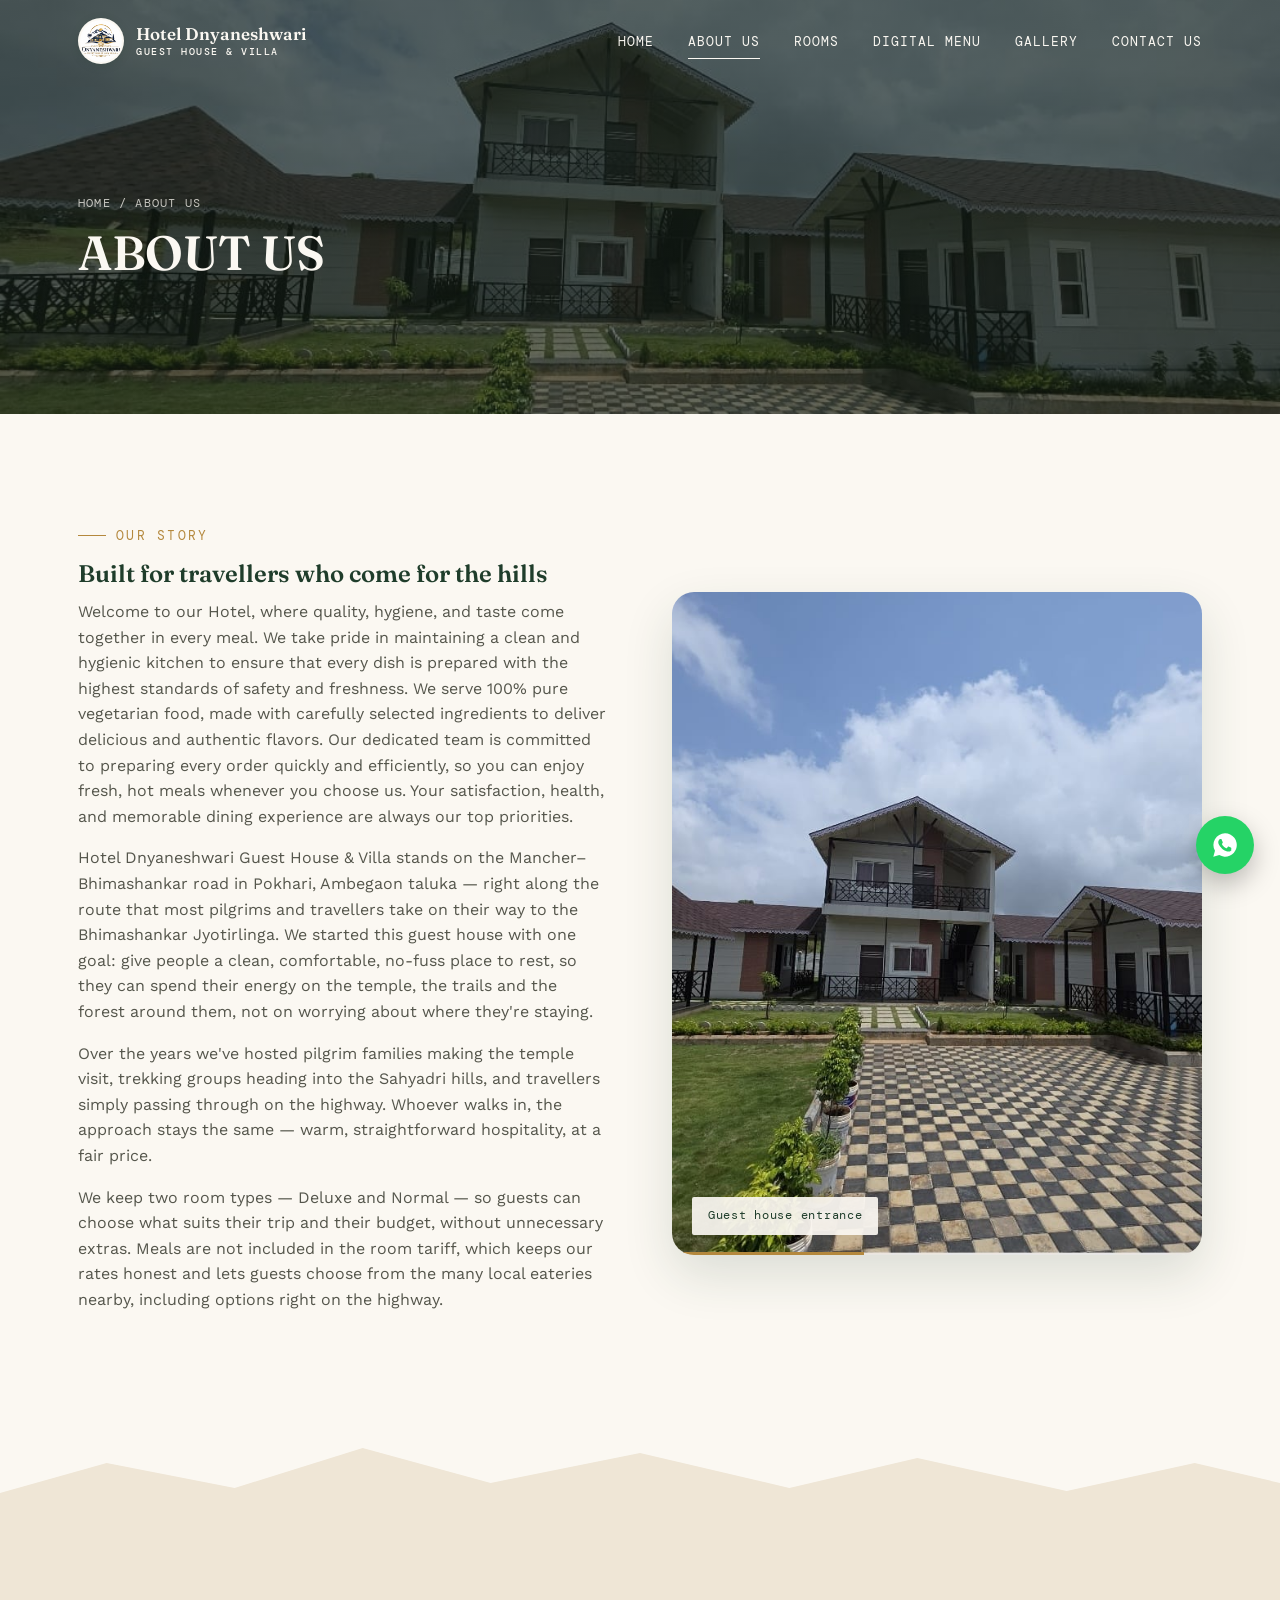
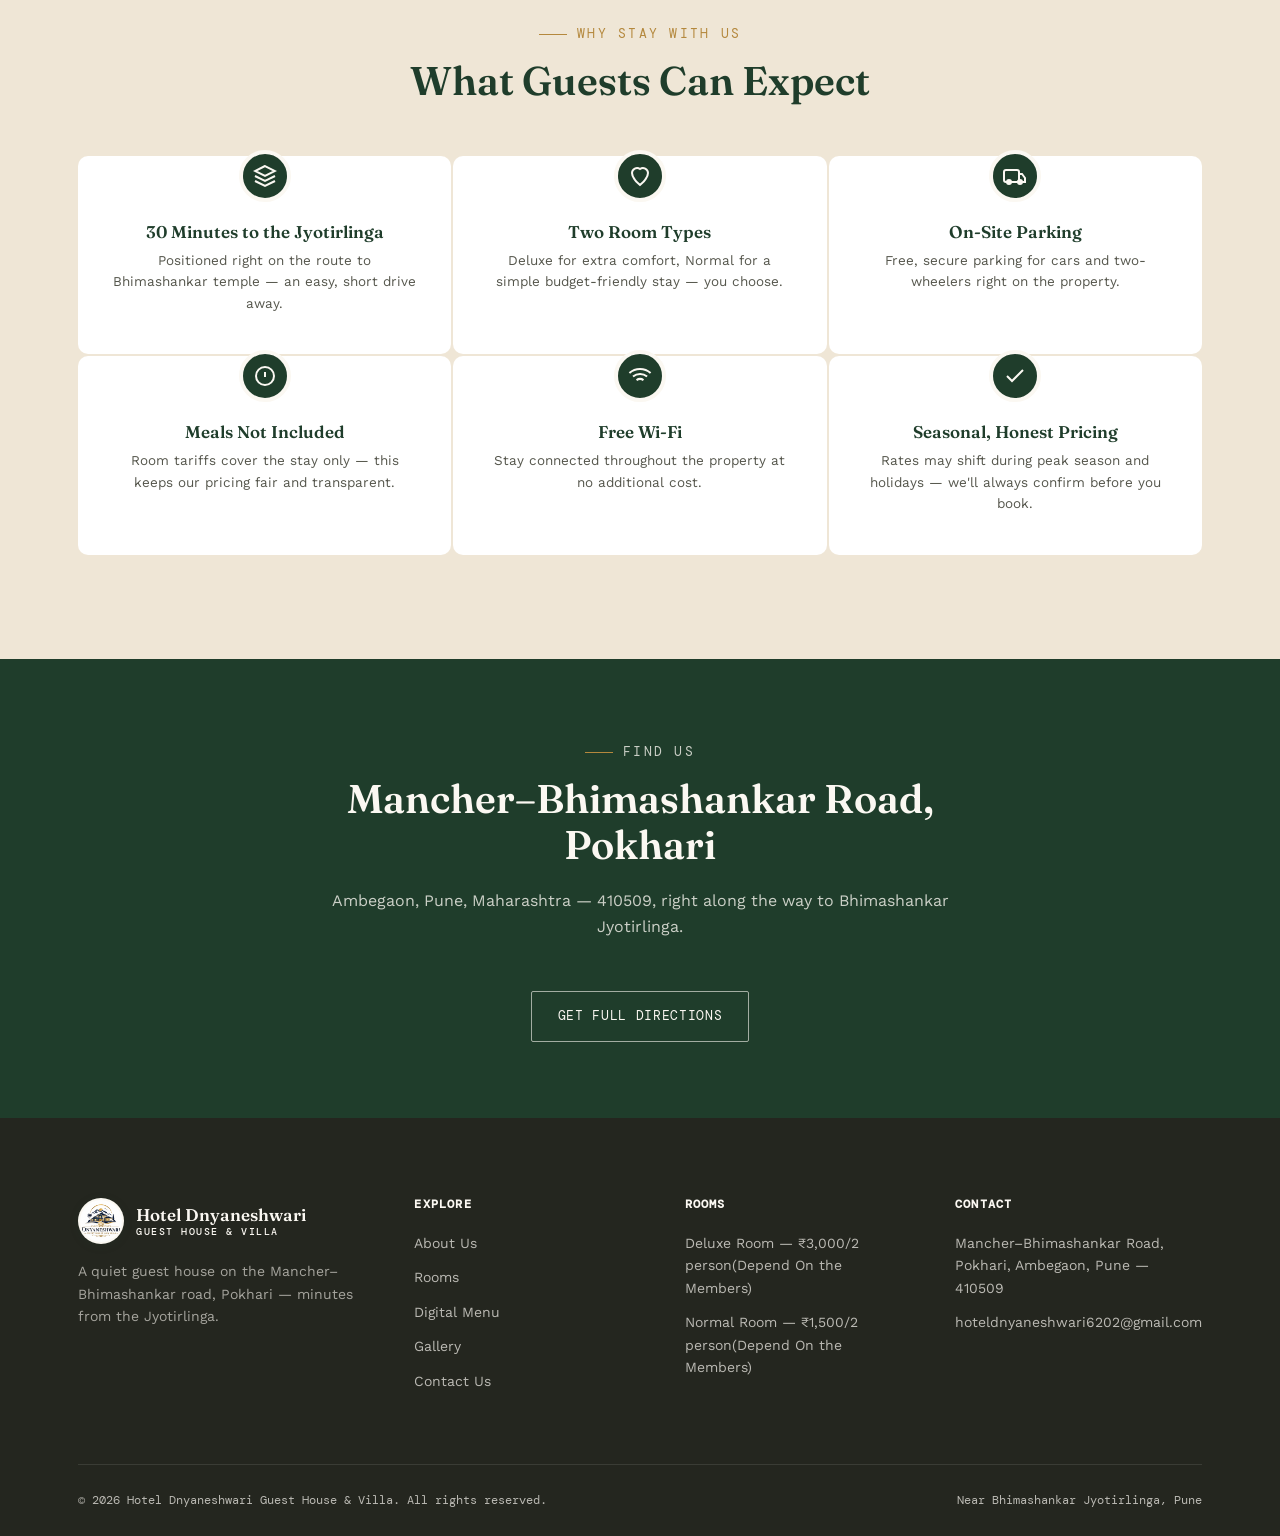
<file: about.html>
<!DOCTYPE html>
<html lang="en">
<head>
<meta charset="UTF-8">
<meta name="viewport" content="width=device-width, initial-scale=1.0">
<title>About Us | Hotel Dnyaneshwari Guest House &amp; Villa</title>
<meta name="description" content="Learn about Hotel Dnyaneshwari Guest House & Villa — our story, location near Bhimashankar Jyotirlinga, and what makes a stay with us comfortable.">
<link rel="stylesheet" href="css/style.css">
</head>
<body>

<header class="site-header on-dark">
  <div class="container">
    <a href="index.html" class="brand">
      <img src="images/logo.png" alt="Hotel Dnyaneshwari Guest House &amp; Villa logo" class="brand-logo">
      <span class="brand-text">Hotel Dnyaneshwari<span>Guest House &amp; Villa</span></span>
    </a>
    <nav>
      <ul class="nav-list">
        <li><a href="index.html" class="nav-link">Home</a></li>
        <li><a href="about.html" class="nav-link active">About Us</a></li>
        <li class="has-dropdown">
          <a href="rooms.html" class="nav-link">Rooms</a>
          <ul class="dropdown">
            <li><a href="deluxe-room.html">Deluxe Room</a></li>
            <li><a href="normal-room.html">Normal Room</a></li>
          </ul>
        </li>
        <li><a href="menu.html" class="nav-link">Digital Menu</a></li>
        <li><a href="gallery.html" class="nav-link">Gallery</a></li>
        <li><a href="contact.html" class="nav-link">Contact Us</a></li>
      </ul>
    </nav>
    <button class="nav-toggle" aria-label="Toggle menu"><span></span><span></span><span></span></button>
  </div>
</header>

<section class="page-hero">
        <div class="hero-slide" style="background-image:url('images/hotel.png');"></div>
      <div class="hero-slide" style="background-image:url('images/hotel3.png');"></div>

  <div class="page-hero-slide is-active" style="background-image:url('images/WhatsApp Image 2026-07-15 at 9.03.35 PM (1).jpeg');"></div>
  <div class="page-hero-slide" style="background-image:url('images/temple_1.jpg');"></div>
  <div class="page-hero-slide" style="background-image:url('images/sahydri_hills3.jpeg');"></div>
  <div class="container">
    <p class="breadcrumb"><a href="index.html">Home</a> / About Us</p>
    <h1>ABOUT US</h1>
  </div>
</section>

<section class="section">
  <div class="container">
    <div class="split">
      <div class="reveal">
        <p class="eyebrow">Our Story</p>
        <h2>Built for travellers who come for the hills</h2>
           <p> Welcome to our Hotel, where quality, hygiene, and taste come together in every meal. We take pride in maintaining a clean and hygienic kitchen to ensure that every dish is prepared with the highest standards of safety and freshness. We serve 100% pure vegetarian food, made with carefully selected ingredients to deliver delicious and authentic flavors. Our dedicated team is committed to preparing every order quickly and efficiently, so you can enjoy fresh, hot meals whenever you choose us. Your satisfaction, health, and memorable dining experience are always our top priorities.</p>   
        <p>Hotel Dnyaneshwari Guest House &amp; Villa stands on the Mancher–Bhimashankar road in Pokhari, Ambegaon taluka — right along the route that most pilgrims and travellers take on their way to the Bhimashankar Jyotirlinga. We started this guest house with one goal: give people a clean, comfortable, no-fuss place to rest, so they can spend their energy on the temple, the trails and the forest around them, not on worrying about where they're staying.</p>
        <p>Over the years we've hosted pilgrim families making the temple visit, trekking groups heading into the Sahyadri hills, and travellers simply passing through on the highway. Whoever walks in, the approach stays the same — warm, straightforward hospitality, at a fair price.</p>
        <p>We keep two room types — Deluxe and Normal — so guests can choose what suits their trip and their budget, without unnecessary extras. Meals are not included in the room tariff, which keeps our rates honest and lets guests choose from the many local eateries nearby, including options right on the highway.</p>
  </div>
      <div class="reveal">
        <div class="about-slider">
          <div class="slide is-active" data-caption="Guest house entrance" style="background-image:url('images/WhatsApp Image 2026-07-15 at 9.03.35 PM (1).jpeg');"></div>
          <div class="slide" data-caption="Hotel" style="background-image:url('images/hotel.png');"></div>
          <div class="slide" data-caption="Hotel Enterance" style="background-image:url('images/hotelenterance.png');"></div>

          <div class="slide" data-caption="Deluxe room interior" style="background-image:url('images/20260712_173512.jpg.jpeg');"></div>
          <div class="slide" data-caption="Normal room interior" style="background-image:url('images/20260712_131243.jpg (1).jpeg');"></div>
          <div class="slide" data-caption="View of the Sahyadri ridge" style="background-image:url('images/sahydri_hills2.png');"></div>
          <div class="slide" data-caption="The villa courtyard" style="background-image:url('images/IMG-20260714-WA0002.jpg.jpeg');"></div>
          <div class="slide" data-caption="Guest house at dusk" style="background-image:url('images/IMG_6390.JPG.jpeg');"></div>
          <div class="about-slider-badge">Guest house entrance</div>
          <div class="about-slider-progress"><i></i></div>
        </div>
      </div>
    </div>
  </div>
</section>

<div class="ridge"><svg viewBox="0 0 1200 80" preserveAspectRatio="none"><path class="ridge-path" d="M0 60 L100 30 L220 55 L340 15 L460 50 L600 20 L740 55 L860 25 L1000 58 L1120 30 L1200 50 L1200 80 L0 80 Z" fill="#EFE6D6"/></svg></div>

<section class="section on-sand">
  <div class="container">
    <div class="section-head center reveal">
      <p class="eyebrow">Why Stay With Us</p>
      <h2>What Guests Can Expect</h2>
    </div>
    <div class="amenity-grid" style="background:transparent;">
      <div class="amenity-item reveal" style="background:var(--white); border-radius:var(--radius-md);">
        <div class="icon-wrap"><svg viewBox="0 0 24 24" fill="none" stroke="currentColor" stroke-width="2"><path d="M12 2L2 7l10 5 10-5-10-5zM2 17l10 5 10-5M2 12l10 5 10-5"/></svg></div>
        <h4>30 Minutes to the Jyotirlinga</h4>
        <p>Positioned right on the route to Bhimashankar temple — an easy, short drive away.</p>
      </div>
      <div class="amenity-item reveal" style="background:var(--white); border-radius:var(--radius-md);">
        <div class="icon-wrap"><svg viewBox="0 0 24 24" fill="none" stroke="currentColor" stroke-width="2"><path d="M12 21C12 21 4 14.5 4 9a5 5 0 0 1 8-4 5 5 0 0 1 8 4c0 5.5-8 12-8 12z"/></svg></div>
        <h4>Two Room Types</h4>
        <p>Deluxe for extra comfort, Normal for a simple budget-friendly stay — you choose.</p>
      </div>
      <div class="amenity-item reveal" style="background:var(--white); border-radius:var(--radius-md);">
        <div class="icon-wrap"><svg viewBox="0 0 24 24" fill="none" stroke="currentColor" stroke-width="2"><rect x="1" y="6" width="15" height="12" rx="2"/><path d="M16 10h3l3 4v4h-6"/><circle cx="6" cy="18" r="2"/><circle cx="17" cy="18" r="2"/></svg></div>
        <h4>On-Site Parking</h4>
        <p>Free, secure parking for cars and two-wheelers right on the property.</p>
      </div>
      <div class="amenity-item reveal" style="background:var(--white); border-radius:var(--radius-md);">
        <div class="icon-wrap"><svg viewBox="0 0 24 24" fill="none" stroke="currentColor" stroke-width="2"><circle cx="12" cy="12" r="9"/><path d="M12 8v5M12 16h.01"/></svg></div>
        <h4>Meals Not Included</h4>
        <p>Room tariffs cover the stay only — this keeps our pricing fair and transparent.</p>
      </div>
      <div class="amenity-item reveal" style="background:var(--white); border-radius:var(--radius-md);">
        <div class="icon-wrap"><svg viewBox="0 0 24 24" fill="none" stroke="currentColor" stroke-width="2"><path d="M5 12.55a11 11 0 0 1 14.08 0M1.42 9a16 16 0 0 1 21.16 0M8.53 16.11a6 6 0 0 1 6.95 0M12 20h.01"/></svg></div>
        <h4>Free Wi-Fi</h4>
        <p>Stay connected throughout the property at no additional cost.</p>
      </div>
      <div class="amenity-item reveal" style="background:var(--white); border-radius:var(--radius-md);">
        <div class="icon-wrap"><svg viewBox="0 0 24 24" fill="none" stroke="currentColor" stroke-width="2"><path d="M20 6L9 17l-5-5"/></svg></div>
        <h4>Seasonal, Honest Pricing</h4>
        <p>Rates may shift during peak season and holidays — we'll always confirm before you book.</p>
      </div>
    </div>
  </div>
</section>

<section class="section on-forest tight">
  <div class="container">
    <div class="section-head center reveal">
      <p class="eyebrow">Find Us</p>
      <h2>Mancher–Bhimashankar Road, Pokhari</h2>
      <p>Ambegaon, Pune, Maharashtra — 410509, right along the way to Bhimashankar Jyotirlinga.</p>
    </div>
    <div class="reveal" style="text-align:center;">
      <a href="contact.html" class="btn btn-outline light">Get Full Directions</a>
    </div>
  </div>
</section>

<footer class="site-footer">
  <div class="container">
    <div class="footer-grid">
      <div class="footer-brand">
        <a href="index.html" class="brand">
          <img src="images/logo.png" alt="Hotel Dnyaneshwari Guest House &amp; Villa logo" class="brand-logo brand-logo-footer">
          <span class="brand-text">Hotel Dnyaneshwari<span>Guest House &amp; Villa</span></span>
        </a>
        <p>A quiet guest house on the Mancher–Bhimashankar road, Pokhari — minutes from the Jyotirlinga.</p>
      </div>
      <div>
        <h4>Explore</h4>
        <ul>
          <li><a href="about.html">About Us</a></li>
          <li><a href="rooms.html">Rooms</a></li>
          <li><a href="menu.html">Digital Menu</a></li>
          <li><a href="gallery.html">Gallery</a></li>
          <li><a href="contact.html">Contact Us</a></li>
        </ul>
      </div>
      <div>
        <h4>Rooms</h4>
        <ul>
          <li><a href="deluxe-room.html">Deluxe Room — &#8377;3,000/2 person(Depend On the Members)</a></li>
          <li><a href="normal-room.html">Normal Room — &#8377;1,500/2 person(Depend On the Members)</a></li>
        </ul>
      </div>
      <div>
        <h4>Contact</h4>
        <ul>
          <li>Mancher–Bhimashankar Road, Pokhari, Ambegaon, Pune — 410509</li>
          <li><a href="mailto:hoteldnyaneshwari6202@gmail.com">hoteldnyaneshwari6202@gmail.com</a></li>
        </ul>
      </div>
    </div>
    <div class="footer-bottom">
      <span>&copy; <span id="year"></span> Hotel Dnyaneshwari Guest House &amp; Villa. All rights reserved.</span>
      <span>Near Bhimashankar Jyotirlinga, Pune</span>
    </div>
  </div>
</footer>

<a class="whatsapp-float" href="https://wa.me/917768856202?text=Hi%2C%20I%27d%20like%20to%20enquire%20about%20a%20room%20at%20New%20Dnyaneshwari%20Guest%20House%20%26%20Villa." aria-label="Chat on WhatsApp">
  <svg viewBox="0 0 24 24" fill="currentColor"><path d="M12 2a10 10 0 0 0-8.6 15L2 22l5.1-1.34A10 10 0 1 0 12 2zm5.62 14.24c-.24.68-1.4 1.3-1.94 1.36-.5.06-1.02.28-3.4-.72-2.9-1.2-4.76-4.14-4.9-4.34-.14-.2-1.16-1.54-1.16-2.94 0-1.4.74-2.08 1-2.36.26-.28.58-.34.78-.34h.56c.18 0 .42-.04.64.5.24.56.8 1.94.86 2.08.06.14.1.3.02.48-.08.18-.12.28-.24.44-.12.16-.26.34-.36.46-.12.14-.26.28-.1.56.16.28.7 1.16 1.5 1.88 1.04.94 1.9 1.24 2.18 1.38.28.14.44.12.6-.08.16-.2.7-.82.88-1.1.18-.28.36-.24.6-.14.24.1 1.5.72 1.76.84.26.14.44.2.5.32.06.12.06.68-.18 1.36z"/></svg>
</a>

<script src="js/script.js"></script>
<script>document.getElementById('year').textContent = new Date().getFullYear();</script>
</body>
</html>
</file>
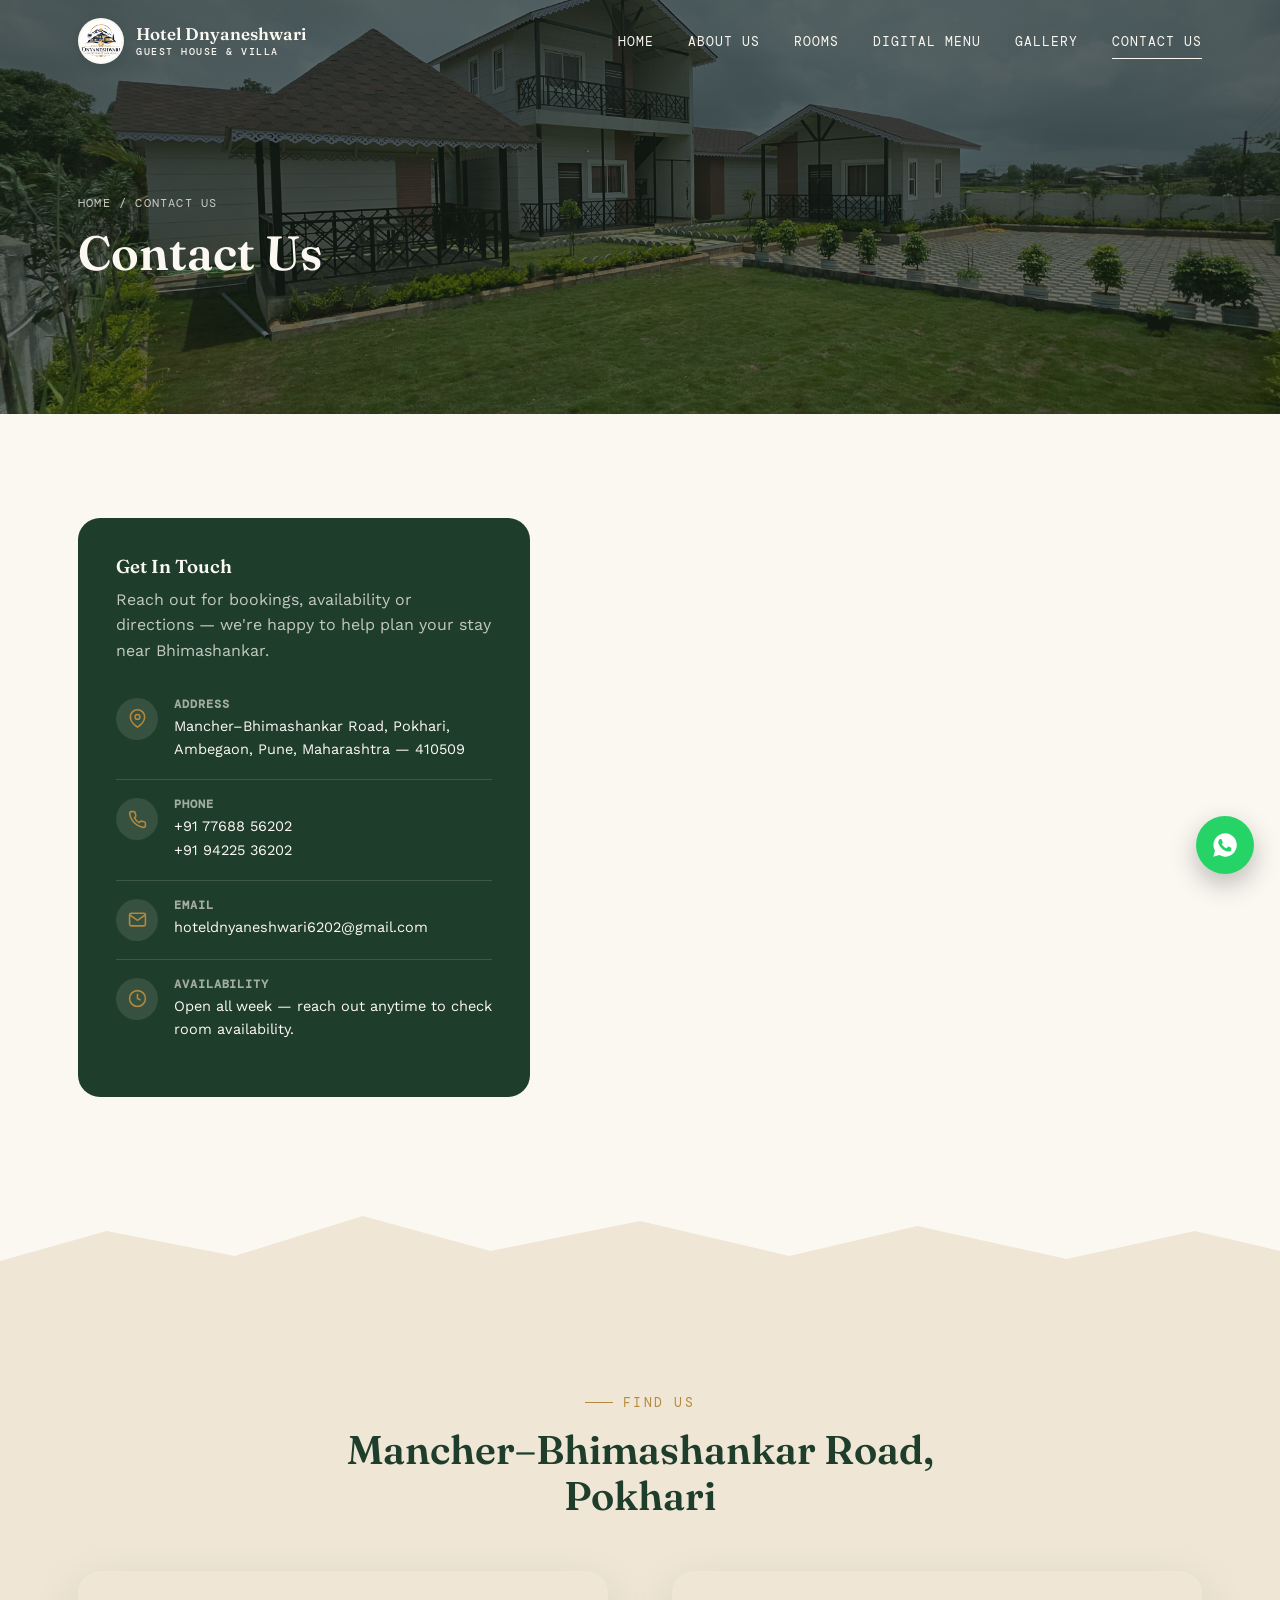
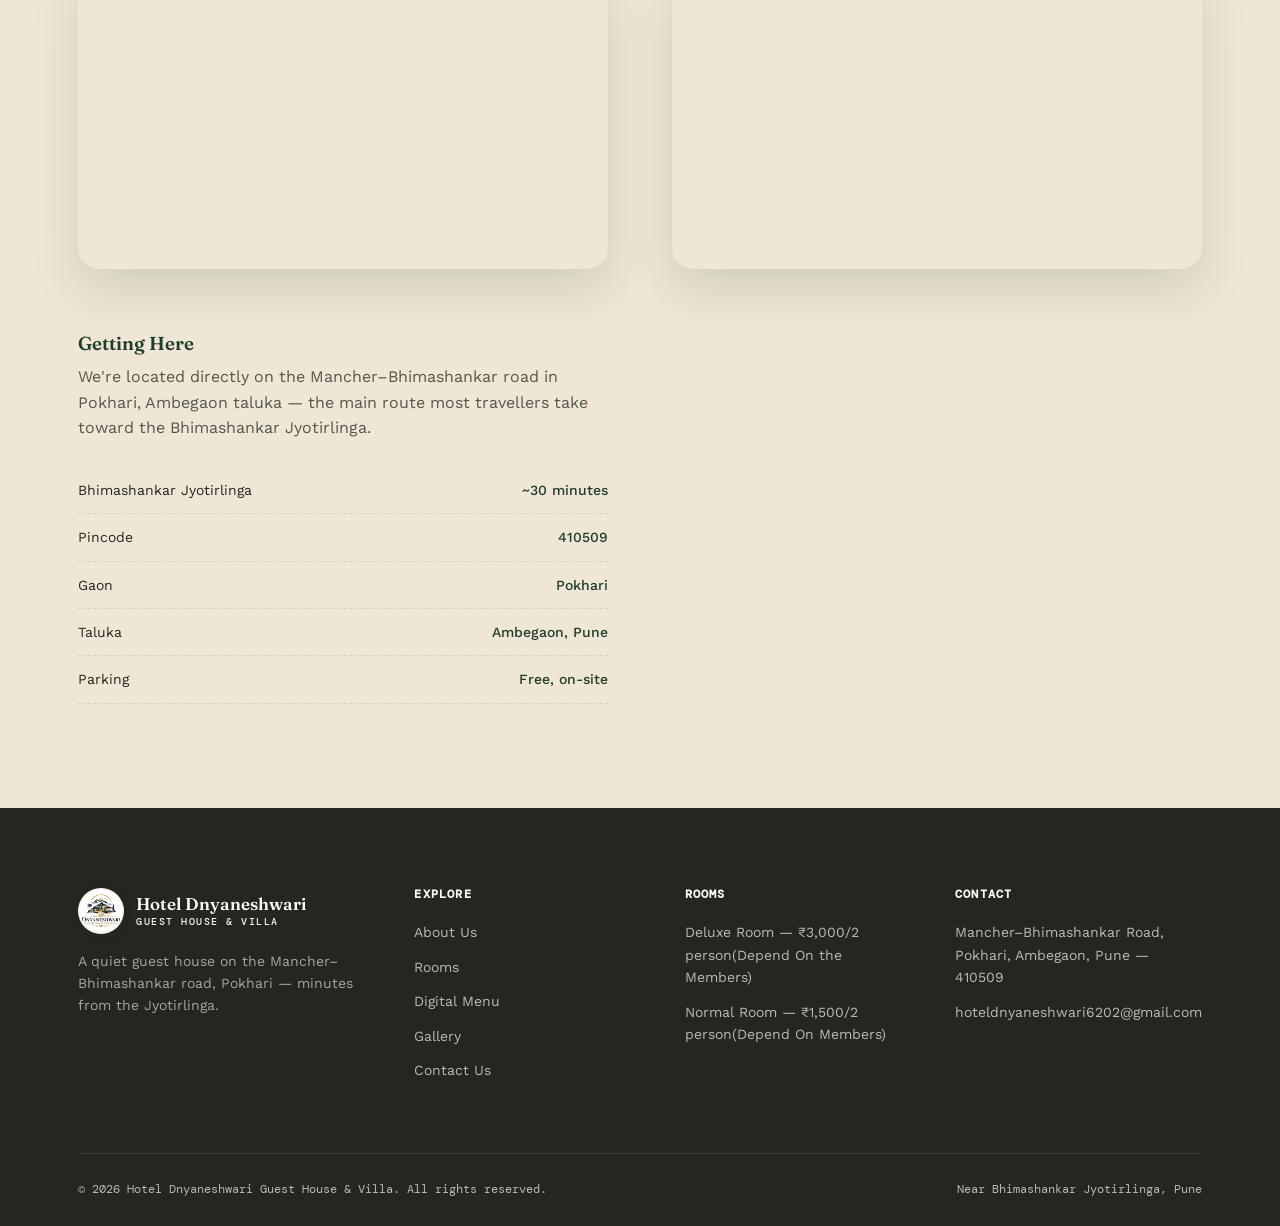
<file: contact.html>
<!DOCTYPE html>
<html lang="en">
<head>
<meta charset="UTF-8">
<meta name="viewport" content="width=device-width, initial-scale=1.0">
<title>Contact Us | Hotel Dnyaneshwari Guest House &amp; Villa</title>
<meta name="description" content="Contact  Hotel Dnyaneshwari Guest House & Villa — Mancher–Bhimashankar Road, Pokhari, Ambegaon, Pune 410509. Email hoteldnyaneshwari6202@gmail.com.">
<link rel="stylesheet" href="css/style.css">
</head>
<body>

<header class="site-header on-dark">
  <div class="container">
    <a href="index.html" class="brand">
      <img src="images/logo.png" alt="Hotel Dnyaneshwari Guest House &amp; Villa logo" class="brand-logo">
      <span class="brand-text">Hotel Dnyaneshwari<span>Guest House &amp; Villa</span></span>
    </a>
    <nav>
      <ul class="nav-list">
        <li><a href="index.html" class="nav-link">Home</a></li>
        <li><a href="about.html" class="nav-link">About Us</a></li>
        <li class="has-dropdown">
          <a href="rooms.html" class="nav-link">Rooms</a>
          <ul class="dropdown">
            <li><a href="deluxe-room.html">Deluxe Room</a></li>
            <li><a href="normal-room.html">Normal Room</a></li>
          </ul>
        </li>
        <li><a href="menu.html" class="nav-link">Digital Menu</a></li>
        <li><a href="gallery.html" class="nav-link">Gallery</a></li>
        <li><a href="contact.html" class="nav-link active">Contact Us</a></li>
      </ul>
    </nav>
    <button class="nav-toggle" aria-label="Toggle menu"><span></span><span></span><span></span></button>
  </div>
</header>

<section class="page-hero">
    <div class="page-hero-slide is-active" style="background-image:url('images/villa2.jpeg');"></div>
  <div class="page-hero-slide" style="background-image:url('images/hotel.png');"></div>
  <div class="page-hero-slide" style="background-image:url('images/logo.png');"></div>
  <div class="container">
    <p class="breadcrumb"><a href="index.html">Home</a> / Contact Us</p>
    <h1>Contact Us</h1>
  </div>
</section>

<section class="section">
  <div class="container">
    <div class="contact-grid">
      <div class="contact-card reveal">
        <h3>Get In Touch</h3>
        <p style="color:rgba(251,248,242,.75);">Reach out for bookings, availability or directions — we're happy to help plan your stay near Bhimashankar.</p>

        <div class="contact-item">
          <div class="icon-wrap"><svg viewBox="0 0 24 24" fill="none" stroke="currentColor" stroke-width="2"><path d="M21 10c0 7-9 13-9 13s-9-6-9-13a9 9 0 0 1 18 0z"/><circle cx="12" cy="10" r="3"/></svg></div>
          <div>
            <h4>Address</h4>
            <p>Mancher–Bhimashankar Road, Pokhari,<br>Ambegaon, Pune, Maharashtra — 410509</p>
          </div>
        </div>

        <div class="contact-item">
          <div class="icon-wrap"><svg viewBox="0 0 24 24" fill="none" stroke="currentColor" stroke-width="2"><path d="M22 16.92v3a2 2 0 0 1-2.18 2 19.79 19.79 0 0 1-8.63-3.07 19.5 19.5 0 0 1-6-6 19.79 19.79 0 0 1-3.07-8.67A2 2 0 0 1 4.11 2h3a2 2 0 0 1 2 1.72c.13.96.36 1.9.68 2.81a2 2 0 0 1-.45 2.11L8.09 9.91a16 16 0 0 0 6 6l1.27-1.27a2 2 0 0 1 2.11-.45c.91.32 1.85.55 2.81.68A2 2 0 0 1 22 16.92z"/></svg></div>
          <div>
            <h4>Phone</h4>
            <p><a href="tel:+917768856202">+91 77688 56202</a> &nbsp;&nbsp;<br> <a href="tel:+919422536202">+91 94225 36202</a></p>
          </div>
        </div>

        <div class="contact-item">
          <div class="icon-wrap"><svg viewBox="0 0 24 24" fill="none" stroke="currentColor" stroke-width="2"><path d="M4 4h16v16H4z" opacity="0"/><path d="M22 6l-10 7L2 6"/><rect x="2" y="4" width="20" height="16" rx="2"/></svg></div>
          <div>
            <h4>Email</h4>
            <p><a href="mailto:hoteldnyaneshwari6202@gmail.com">hoteldnyaneshwari6202@gmail.com</a></p>
          </div>
        </div>

        <div class="contact-item">
          <div class="icon-wrap"><svg viewBox="0 0 24 24" fill="none" stroke="currentColor" stroke-width="2"><circle cx="12" cy="12" r="10"/><path d="M12 6v6l4 2"/></svg></div>
          <div>
            <h4>Availability</h4>
            <p>Open all week — reach out anytime to check room availability.</p>
          </div>
        </div>
      </div>
    </div>
  </div>
</section>

<div class="ridge"><svg viewBox="0 0 1200 80" preserveAspectRatio="none"><path class="ridge-path" d="M0 60 L100 30 L220 55 L340 15 L460 50 L600 20 L740 55 L860 25 L1000 58 L1120 30 L1200 50 L1200 80 L0 80 Z" fill="#EFE6D6"/></svg></div>

<section class="section on-sand">
  <div class="container">
    <div class="section-head center reveal">
      <p class="eyebrow">Find Us</p>
      <h2>Mancher–Bhimashankar Road, Pokhari</h2>
    </div>
    <div class="split reveal">
      <div class="map-wrap">
        <iframe
          src="https://www.google.com/maps/embed?pb=!1m18!1m12!1m3!1d2126.2243697084587!2d73.67921163822173!3d19.072912633679856!2m3!1f0!2f0!3f0!3m2!1i1024!2i768!4f13.1!3m3!1m2!1s0x3bdd450075bae9e5%3A0x24033447939217ed!2sNew%20Dnyaneshwari%20Guest%20house%20%26Villa!5e1!3m2!1sen!2sin!4v1784402162591!5m2!1sen!2sin"
          loading="lazy"
          referrerpolicy="no-referrer-when-downgrade"
          allowfullscreen>
        </iframe>
      </div>
      <div class="map-wrap">
    <iframe
        src="https://www.google.com/maps/embed?pb=!1m18!1m12!1m3!1d3991.7397943682627!2d73.6794117753675!3d19.072758152073998!2m3!1f0!2f0!3f0!3m2!1i1024!2i768!4f13.1!3m3!1m2!1s0x3bdd451eda07f0ab%3A0x8dcd052b33ca5374!2sHotel%20Dnyaneshwari%20And%20Gest%20House!5e1!3m2!1sen!2sin!4v1784561633005!5m2!1sen!2sin"
        loading="lazy"
        referrerpolicy="no-referrer-when-downgrade"
        allowfullscreen>
    </iframe>
</div>
      <div>
        <h3>Getting Here</h3>
        <p>We're located directly on the Mancher–Bhimashankar road in Pokhari, Ambegaon taluka — the main route most travellers take toward the Bhimashankar Jyotirlinga.</p>
        <ul class="location-points">
          <li><span>Bhimashankar Jyotirlinga</span> <b>~30 minutes</b></li>
          <li><span>Pincode</span> <b>410509</b></li>
          <li><span>Gaon</span> <b>Pokhari</b></li>
          <li><span>Taluka</span> <b>Ambegaon, Pune</b></li>
          <li><span>Parking</span> <b>Free, on-site</b></li>
        </ul>
      </div>
    </div>
  </div>
</section>

<footer class="site-footer">
  <div class="container">
    <div class="footer-grid">
      <div class="footer-brand">
        <a href="index.html" class="brand">
          <img src="images/logo.png" alt="Hotel Dnyaneshwari Guest House &amp; Villa logo" class="brand-logo brand-logo-footer">
          <span class="brand-text">Hotel Dnyaneshwari<span>Guest House &amp; Villa</span></span>
        </a>
        <p>A quiet guest house on the Mancher–Bhimashankar road, Pokhari — minutes from the Jyotirlinga.</p>
      </div>
      <div>
        <h4>Explore</h4>
        <ul>
          <li><a href="about.html">About Us</a></li>
          <li><a href="rooms.html">Rooms</a></li>
          <li><a href="menu.html">Digital Menu</a></li>
          <li><a href="gallery.html">Gallery</a></li>
          <li><a href="contact.html">Contact Us</a></li>
        </ul>
      </div>
      <div>
        <h4>Rooms</h4>
        <ul>
          <li><a href="deluxe-room.html">Deluxe Room — &#8377;3,000/2 person(Depend On the Members)</a></li>
          <li><a href="normal-room.html">Normal Room — &#8377;1,500/2 person(Depend On Members)</a></li>
        </ul>
      </div>
      <div>
        <h4>Contact</h4>
        <ul>
          <li>Mancher–Bhimashankar Road, Pokhari, Ambegaon, Pune — 410509</li>
          <li><a href="mailto:hoteldnyaneshwari6202@gmail.com">hoteldnyaneshwari6202@gmail.com</a></li>
        </ul>
      </div>
    </div>
    <div class="footer-bottom">
      <span>&copy; <span id="year"></span> Hotel Dnyaneshwari Guest House &amp; Villa. All rights reserved.</span>
      <span>Near Bhimashankar Jyotirlinga, Pune</span>
    </div>
  </div>
</footer>

<a class="whatsapp-float" href="https://wa.me/917768856202?text=Hi%2C%20I%27d%20like%20to%20enquire%20about%20a%20room%20at%20New%20Dnyaneshwari%20Guest%20House%20%26%20Villa." aria-label="Chat on WhatsApp">
  <svg viewBox="0 0 24 24" fill="currentColor"><path d="M12 2a10 10 0 0 0-8.6 15L2 22l5.1-1.34A10 10 0 1 0 12 2zm5.62 14.24c-.24.68-1.4 1.3-1.94 1.36-.5.06-1.02.28-3.4-.72-2.9-1.2-4.76-4.14-4.9-4.34-.14-.2-1.16-1.54-1.16-2.94 0-1.4.74-2.08 1-2.36.26-.28.58-.34.78-.34h.56c.18 0 .42-.04.64.5.24.56.8 1.94.86 2.08.06.14.1.3.02.48-.08.18-.12.28-.24.44-.12.16-.26.34-.36.46-.12.14-.26.28-.1.56.16.28.7 1.16 1.5 1.88 1.04.94 1.9 1.24 2.18 1.38.28.14.44.12.6-.08.16-.2.7-.82.88-1.1.18-.28.36-.24.6-.14.24.1 1.5.72 1.76.84.26.14.44.2.5.32.06.12.06.68-.18 1.36z"/></svg>
</a>

<script src="js/script.js"></script>
<script>document.getElementById('year').textContent = new Date().getFullYear();</script>
</body>
</html>
</file>
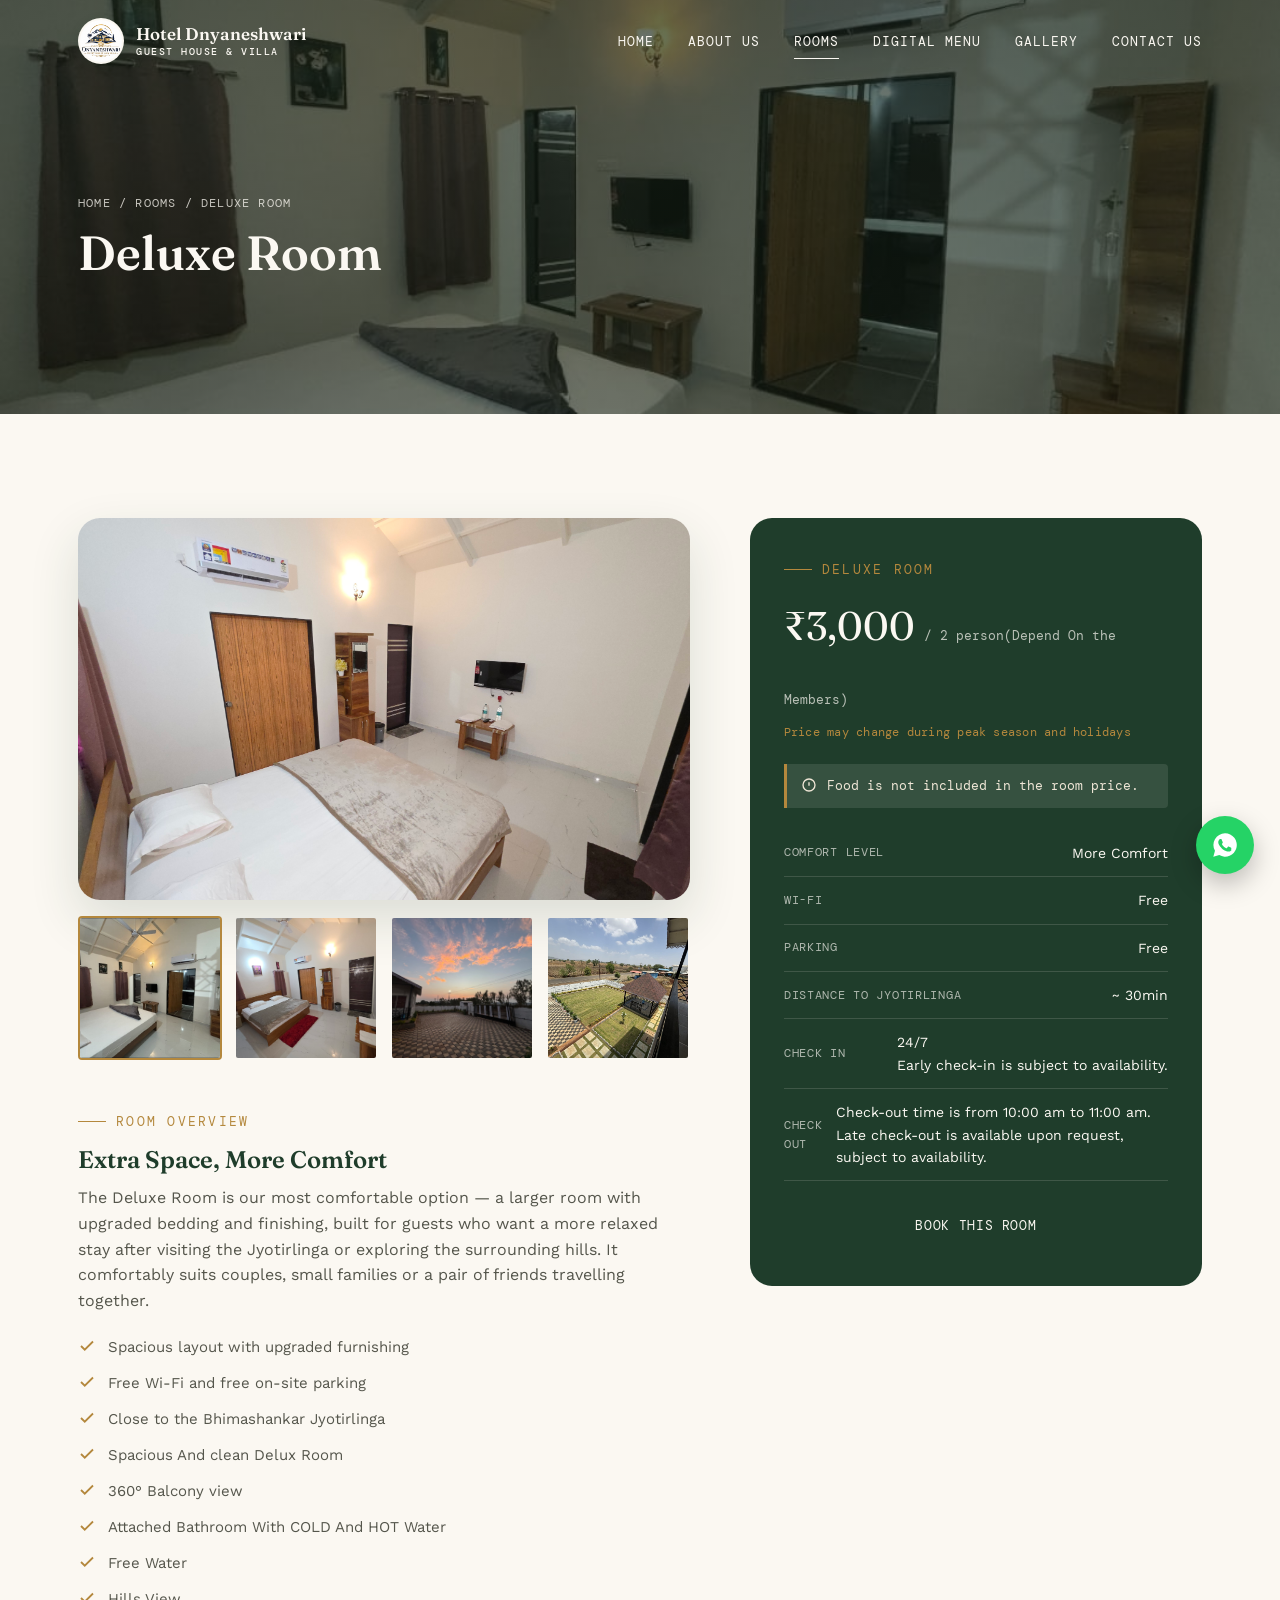
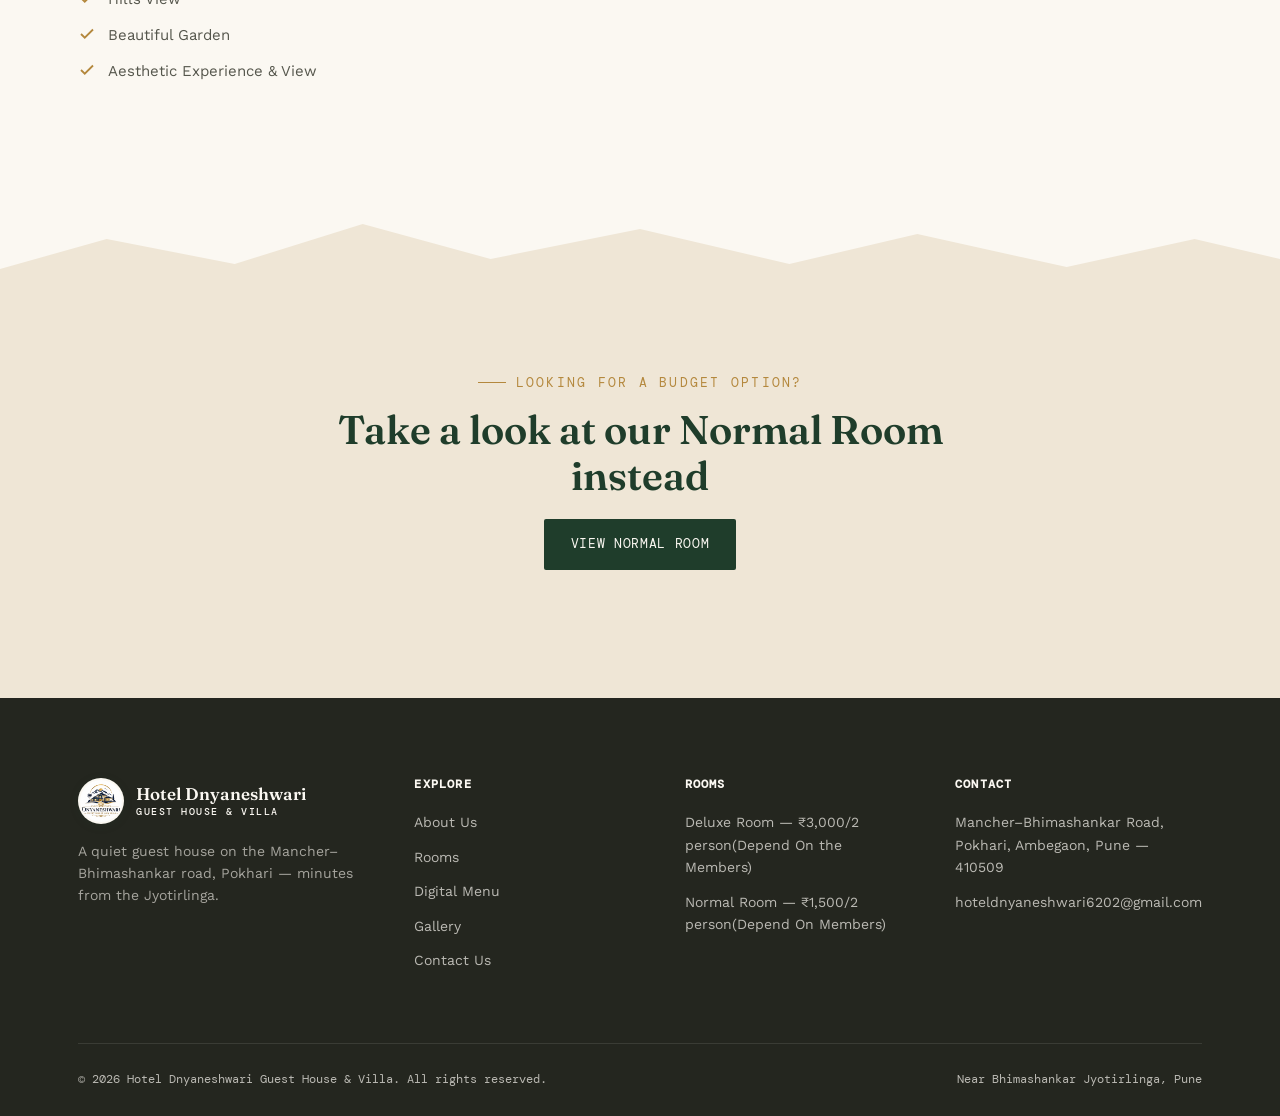
<file: deluxe-room.html>
<!DOCTYPE html>
<html lang="en">
<head>
<meta charset="UTF-8">
<meta name="viewport" content="width=device-width, initial-scale=1.0">
<title>Deluxe Room | Hotel Dnyaneshwari Guest House &amp; Villa</title>
<meta name="description" content="Deluxe Room at Hotel Dnyaneshwari Guest House & Villa — ₹3,000 for 2 person (Depend On the Members), extra comfort and space. Food not included. Price may vary during peak season.">
<link rel="stylesheet" href="css/style.css">
</head>
<body>

<header class="site-header on-dark">
  <div class="container">
    <a href="index.html" class="brand">
      <img src="images/logo.png" alt="Hotel Dnyaneshwari Guest House &amp; Villa logo" class="brand-logo">
      <span class="brand-text">Hotel Dnyaneshwari<span>Guest House &amp; Villa</span></span>
    </a>
    <nav>
      <ul class="nav-list">
        <li><a href="index.html" class="nav-link">Home</a></li>
        <li><a href="about.html" class="nav-link">About Us</a></li>
        <li class="has-dropdown">
          <a href="rooms.html" class="nav-link active">Rooms</a>
          <ul class="dropdown">
            <li><a href="deluxe-room.html">Deluxe Room</a></li>
            <li><a href="normal-room.html">Normal Room</a></li>
          </ul>
        </li>
        <li><a href="menu.html" class="nav-link">Digital Menu</a></li>
        <li><a href="gallery.html" class="nav-link">Gallery</a></li>
        <li><a href="contact.html" class="nav-link">Contact Us</a></li>
      </ul>
    </nav>
    <button class="nav-toggle" aria-label="Toggle menu"><span></span><span></span><span></span></button>
  </div>
</header>

<section class="page-hero">
  <div class="page-hero-slide is-active" style="background-image:url('images/IMG-20260714-WA0004.jpg.jpeg');"></div>
  <div class="page-hero-slide" style="background-image:url('images/IMG-20260714-WA0004.jpg.jpeg');"></div>
  <div class="page-hero-slide" style="background-image:url('images/WhatsApp Image 2026-07-15 at 9.03.35 PM (1).jpeg');"></div>
  <div class="container">
    <p class="breadcrumb"><a href="index.html">Home</a> / <a href="rooms.html">Rooms</a> / Deluxe Room</p>
    <h1>Deluxe Room</h1>
  </div>
</section>

<section class="section">
  <div class="container">
    <div class="room-detail-grid">
      <div class="reveal">
        <div class="room-gallery-main">
          <img src="images/20260712_173423.jpg.jpeg" alt="Deluxe Room main view">
        </div>
        <div class="room-thumbs">
          <button class="is-active"><img src="images/IMG-20260714-WA0004.jpg.jpeg" alt="Deluxe Room view 1"></button>
          <button><img src="images/20260712_173512.jpg.jpeg" alt="Deluxe Room view 2"></button>
          <button><img src="images/IMG-20260714-WA0002.jpg.jpeg" alt="Deluxe Room view 3"></button>
          <button><img src="images/IMG-20260714-WA0001.jpg.jpeg" alt="Deluxe Room view 4"></button>
        </div>

        <div style="margin-top:44px;">
          <p class="eyebrow">Room Overview</p>
          <h2>Extra Space, More Comfort</h2>
          <p>The Deluxe Room is our most comfortable option — a larger room with upgraded bedding and finishing, built for guests who want a more relaxed stay after visiting the Jyotirlinga or exploring the surrounding hills. It comfortably suits couples, small families or a pair of friends travelling together.</p>
          <ul class="tick-list">
            <li><svg viewBox="0 0 24 24" fill="none" stroke="currentColor" stroke-width="2.4"><path d="M20 6L9 17l-5-5"/></svg> Spacious layout with upgraded furnishing</li>
            <li><svg viewBox="0 0 24 24" fill="none" stroke="currentColor" stroke-width="2.4"><path d="M20 6L9 17l-5-5"/></svg> Free Wi-Fi and free on-site parking</li>
            <li><svg viewBox="0 0 24 24" fill="none" stroke="currentColor" stroke-width="2.4"><path d="M20 6L9 17l-5-5"/></svg> Close to the Bhimashankar Jyotirlinga</li>
            <li><svg viewBox="0 0 24 24" fill="none" stroke="currentColor" stroke-width="2.4"><path d="M20 6L9 17l-5-5"/></svg> Spacious And clean Delux Room</li>
            <li><svg viewBox="0 0 24 24" fill="none" stroke="currentColor" stroke-width="2.4"><path d="M20 6L9 17l-5-5"/></svg> 360° Balcony view</li>
            <li><svg viewBox="0 0 24 24" fill="none" stroke="currentColor" stroke-width="2.4"><path d="M20 6L9 17l-5-5"/></svg> Attached Bathroom With COLD And HOT Water </li>
            <li><svg viewBox="0 0 24 24" fill="none" stroke="currentColor" stroke-width="2.4"><path d="M20 6L9 17l-5-5"/></svg> Free Water </li>
            <li><svg viewBox="0 0 24 24" fill="none" stroke="currentColor" stroke-width="2.4"><path d="M20 6L9 17l-5-5"/></svg> Hills View</li>
             <li><svg viewBox="0 0 24 24" fill="none" stroke="currentColor" stroke-width="2.4"><path d="M20 6L9 17l-5-5"/></svg> Beautiful Garden</li>
             <li><svg viewBox="0 0 24 24" fill="none" stroke="currentColor" stroke-width="2.4"><path d="M20 6L9 17l-5-5"/></svg>Aesthetic Experience & View</li>
          </ul>
        </div>
      </div>

      <div class="reveal">
        <div class="price-box">
          <span class="eyebrow" style="color:var(--brass);">Deluxe Room</span>
          <div class="price">&#8377;3,000 <small>/ 2 person(Depend On the Members)</small></div>
          <p class="peak-note">Price may change during peak season and holidays</p>
          <div class="food-note">
            <svg viewBox="0 0 24 24" fill="none" stroke="currentColor" stroke-width="2"><circle cx="12" cy="12" r="9"/><path d="M12 8v5M12 16h.01"/></svg>
            Food is not included in the room price.
          </div>
          <ul class="spec-list">
            <li><span>Comfort Level</span><span>More Comfort</span></li>
            <li><span>Wi-Fi</span><span>Free</span></li>
            <li><span>Parking</span><span>Free</span></li>
            <li><span>Distance to Jyotirlinga</span><span>~ 30min</span></li>
            <li><span>Check In</span>24/7<br>Early check-in is subject to availability.</li>
            <li><span>Check Out</span><span>Check-out time is from 10:00 am to 11:00 am.<br>Late check-out is available upon request, subject to availability.</span></li>
          </ul>
          <a href="contact.html" class="btn btn-primary" style="width:100%; justify-content:center;">Book This Room</a>
        </div>
      </div>
    </div>
  </div>
</section>

<div class="ridge"><svg viewBox="0 0 1200 80" preserveAspectRatio="none"><path class="ridge-path" d="M0 60 L100 30 L220 55 L340 15 L460 50 L600 20 L740 55 L860 25 L1000 58 L1120 30 L1200 50 L1200 80 L0 80 Z" fill="#EFE6D6"/></svg></div>

<section class="section on-sand tight">
  <div class="container">
    <div class="section-head center reveal">
      <p class="eyebrow">Looking for a Budget Option?</p>
      <h2>Take a look at our Normal Room instead</h2>
      <div style="margin-top:20px;">
        <a href="normal-room.html" class="btn btn-primary">View Normal Room</a>
      </div>
    </div>
  </div>
</section>

<footer class="site-footer">
  <div class="container">
    <div class="footer-grid">
      <div class="footer-brand">
        <a href="index.html" class="brand">
          <img src="images/logo.png" alt="Hotel Dnyaneshwari Guest House &amp; Villa logo" class="brand-logo brand-logo-footer">
          <span class="brand-text">Hotel Dnyaneshwari<span>Guest House &amp; Villa</span></span>
        </a>
        <p>A quiet guest house on the Mancher–Bhimashankar road, Pokhari — minutes from the Jyotirlinga.</p>
      </div>
      <div>
        <h4>Explore</h4>
        <ul>
          <li><a href="about.html">About Us</a></li>
          <li><a href="rooms.html">Rooms</a></li>
          <li><a href="menu.html">Digital Menu</a></li>
          <li><a href="gallery.html">Gallery</a></li>
          <li><a href="contact.html">Contact Us</a></li>
        </ul>
      </div>
      <div>
        <h4>Rooms</h4>
        <ul>
          <li><a href="deluxe-room.html">Deluxe Room — &#8377;3,000/2 person(Depend On the Members)</a></li>
          <li><a href="normal-room.html">Normal Room — &#8377;1,500/2 person(Depend On Members)</a></li>
        </ul>
      </div>
      <div>
        <h4>Contact</h4>
        <ul>
          <li>Mancher–Bhimashankar Road, Pokhari, Ambegaon, Pune — 410509</li>
          <li><a href="mailto:hoteldnyaneshwari6202@gmail.com">hoteldnyaneshwari6202@gmail.com</a></li>
        </ul>
      </div>
    </div>
    <div class="footer-bottom">
      <span>&copy; <span id="year"></span> Hotel Dnyaneshwari Guest House &amp; Villa. All rights reserved.</span>
      <span>Near Bhimashankar Jyotirlinga, Pune</span>
    </div>
  </div>
</footer>

<a class="whatsapp-float" href="https://wa.me/917768856202?text=Hi%2C%20I%27d%20like%20to%20enquire%20about%20a%20room%20at%20New%20Dnyaneshwari%20Guest%20House%20%26%20Villa." aria-label="Chat on WhatsApp">
  <svg viewBox="0 0 24 24" fill="currentColor"><path d="M12 2a10 10 0 0 0-8.6 15L2 22l5.1-1.34A10 10 0 1 0 12 2zm5.62 14.24c-.24.68-1.4 1.3-1.94 1.36-.5.06-1.02.28-3.4-.72-2.9-1.2-4.76-4.14-4.9-4.34-.14-.2-1.16-1.54-1.16-2.94 0-1.4.74-2.08 1-2.36.26-.28.58-.34.78-.34h.56c.18 0 .42-.04.64.5.24.56.8 1.94.86 2.08.06.14.1.3.02.48-.08.18-.12.28-.24.44-.12.16-.26.34-.36.46-.12.14-.26.28-.1.56.16.28.7 1.16 1.5 1.88 1.04.94 1.9 1.24 2.18 1.38.28.14.44.12.6-.08.16-.2.7-.82.88-1.1.18-.28.36-.24.6-.14.24.1 1.5.72 1.76.84.26.14.44.2.5.32.06.12.06.68-.18 1.36z"/></svg>
</a>

<script src="js/script.js"></script>
<script>document.getElementById('year').textContent = new Date().getFullYear();</script>
</body>
</html>
</file>
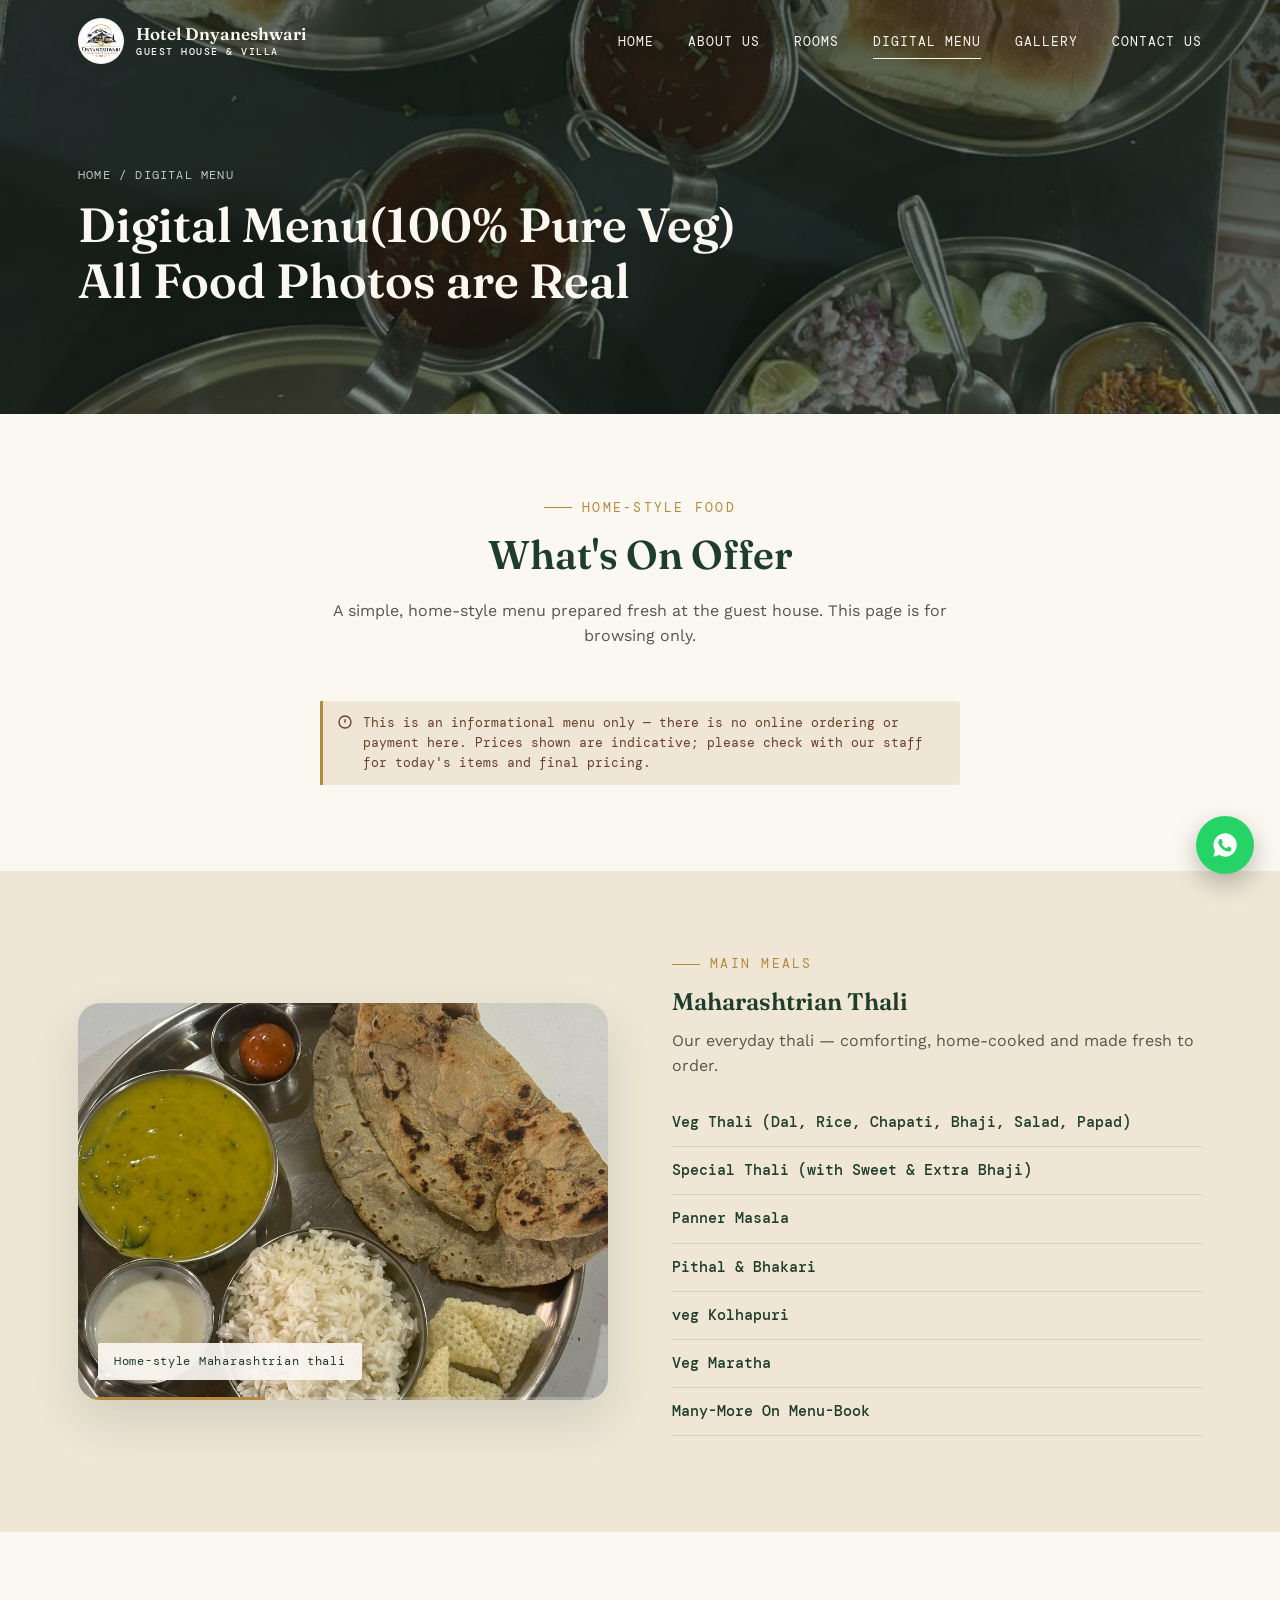
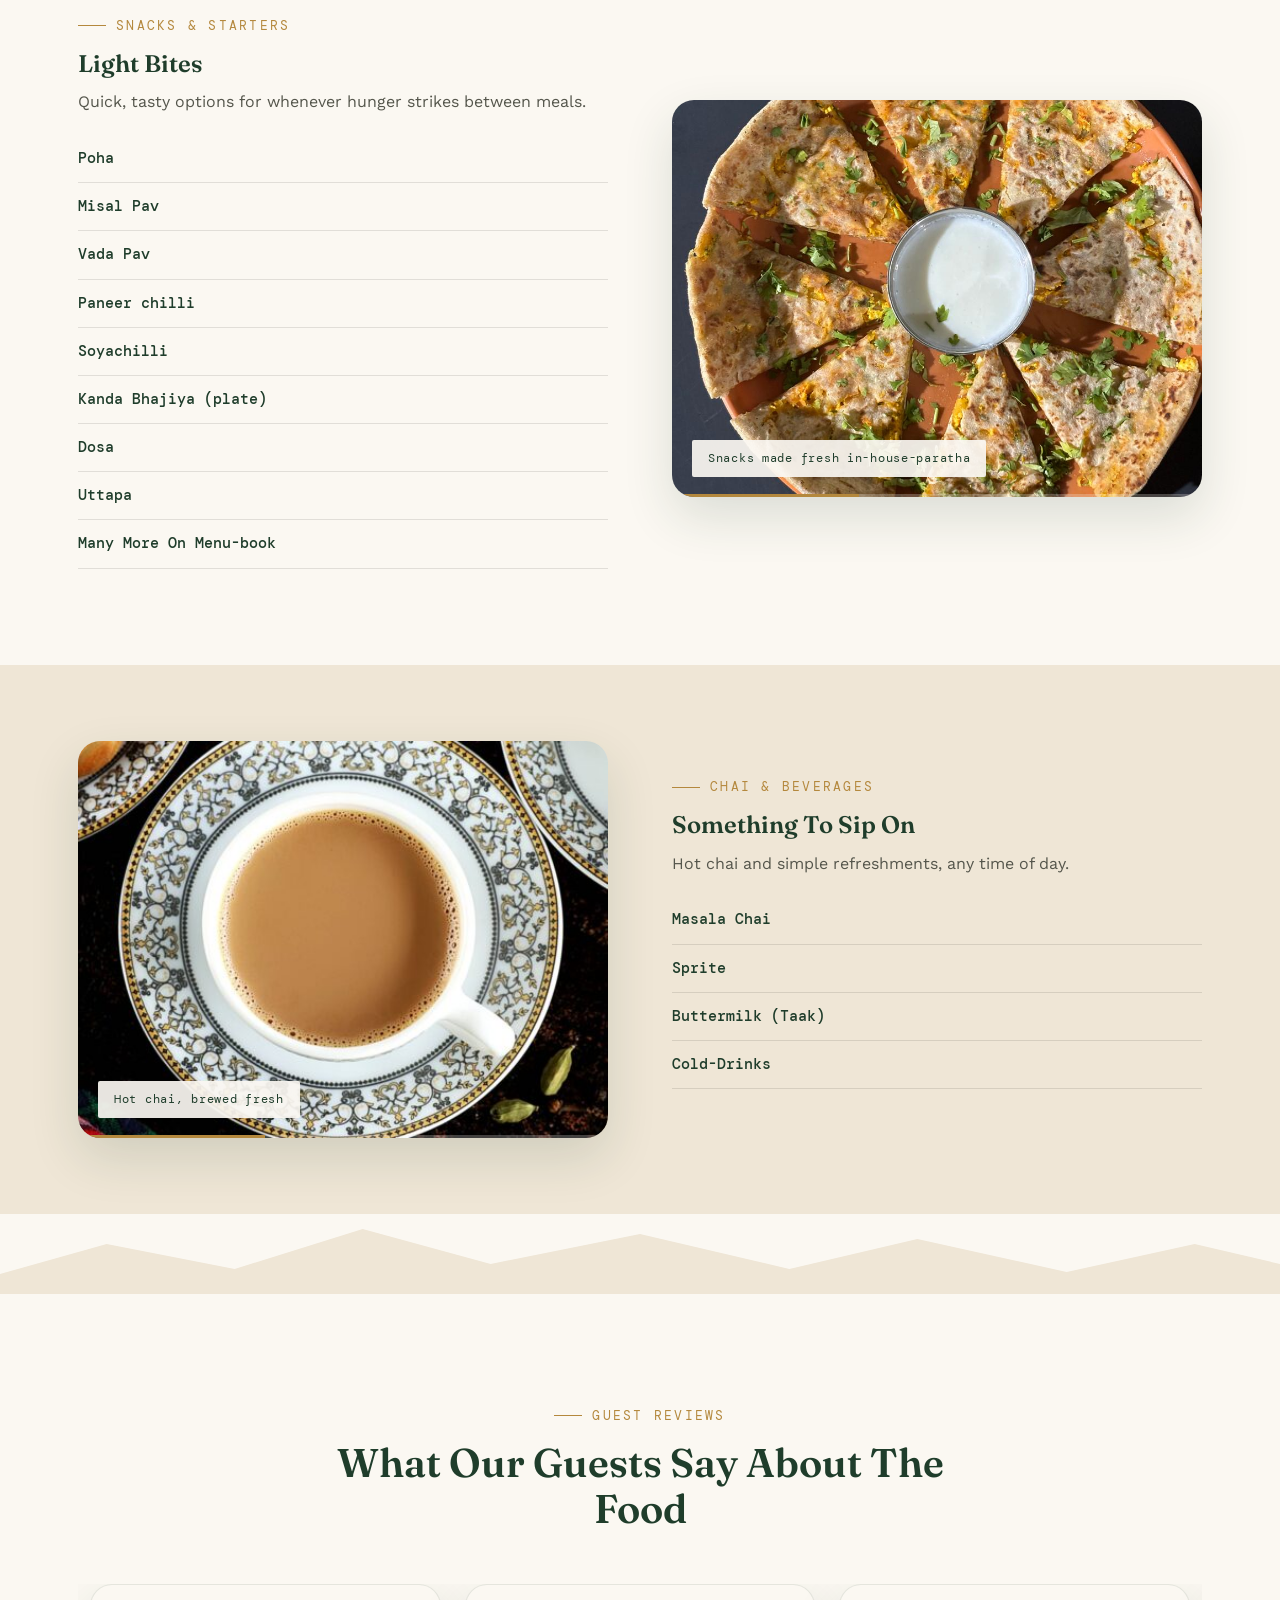
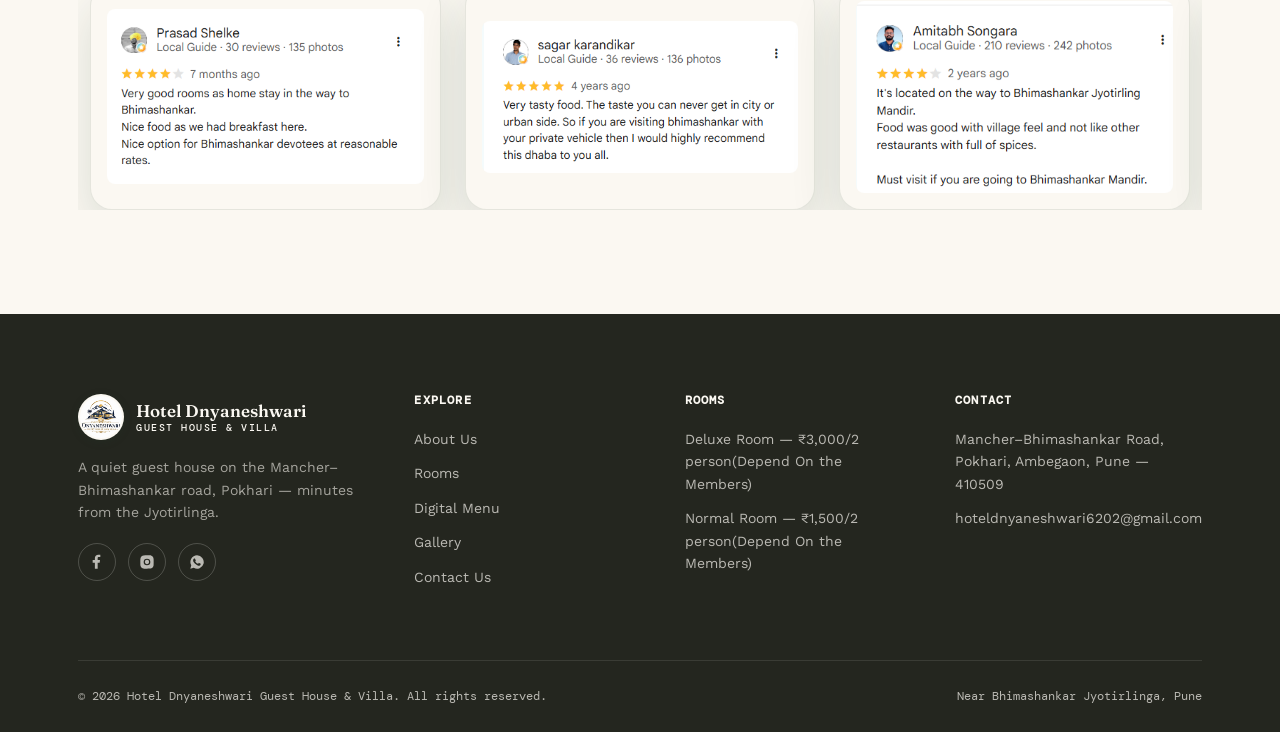
<file: menu.html>
<!DOCTYPE html>
<html lang="en">
<head>
<meta charset="UTF-8">
<meta name="viewport" content="width=device-width, initial-scale=1.0">
<title>Digital Menu | Hotel Dnyaneshwari Guest House &amp; Villa</title>
<meta name="description" content="Browse the Hotel Dnyaneshwari Guest House & Villa food menu — home-style thalis, snacks and chai. Informational menu only, no online ordering or payment.">
<link rel="stylesheet" href="css/style.css">
</head>
<body>

<header class="site-header on-dark">
  <div class="container">
    <a href="index.html" class="brand">
      <img src="images/logo.png" alt="Hotel Dnyaneshwari Guest House &amp; Villa logo" class="brand-logo">
      <span class="brand-text">Hotel Dnyaneshwari<span>Guest House &amp; Villa</span></span>
    </a>
    <nav>
      <ul class="nav-list">
        <li><a href="index.html" class="nav-link">Home</a></li>
        <li><a href="about.html" class="nav-link">About Us</a></li>
        <li class="has-dropdown">
          <a href="rooms.html" class="nav-link">Rooms</a>
          <ul class="dropdown">
            <li><a href="deluxe-room.html">Deluxe Room</a></li>
            <li><a href="normal-room.html">Normal Room</a></li>
          </ul>
        </li>
        <li><a href="menu.html" class="nav-link active">Digital Menu</a></li>
        <li><a href="gallery.html" class="nav-link">Gallery</a></li>
        <li><a href="contact.html" class="nav-link">Contact Us</a></li>
      </ul>
    </nav>
    <button class="nav-toggle" aria-label="Toggle menu"><span></span><span></span><span></span></button>
  </div>
</header>

<section class="page-hero">
      <div class="hero-slide" style="background-image:url('images/hotel.png');"></div>
  <div class="page-hero-slide is-active" style="background-image:url('images/misalpav2.jpeg');"></div>
  <div class="page-hero-slide" style="background-image:url('images/bg1.png');"></div>
        <div class="hero-slide" style="background-image:url('images/hotelenterance.png');"></div>
  <div class="page-hero-slide" style="background-image:url('images/bg2.png');"></div>
  <div class="page-hero-slide" style="background-image:url('images/bg3.png');"></div>

  <div class="container">
    <p class="breadcrumb"><a href="index.html">Home</a> / Digital Menu</p>
    <h1>Digital Menu(100% Pure Veg)<br>All Food Photos are Real</h1>
  </div>
</section>

<!-- ================= INFO NOTE ================= -->
<section class="section tight">
  <div class="container">
    <div class="section-head center reveal">
      <p class="eyebrow">Home-Style Food</p>
      <h2>What's On Offer</h2>
      <p>A simple, home-style menu prepared fresh at the guest house. This page is for browsing only.</p>
    </div>
    <div class="food-note" style="max-width:640px;margin:0 auto 10px;justify-content:center;">
      <svg viewBox="0 0 24 24" fill="none" stroke="currentColor" stroke-width="2"><circle cx="12" cy="12" r="9"/><path d="M12 8v5M12 16h.01"/></svg>
      This is an informational menu only — there is no online ordering or payment here. Prices shown are indicative; please check with our staff for today's items and final pricing.
    </div>
  </div>
</section>

<!-- ================= MENU CATEGORY: THALI ================= -->
<section class="section on-sand tight">
  <div class="container">
    <div class="split">
      <div class="reveal">
        <div class="about-slider" style="aspect-ratio:4/3;">
          <div class="slide is-active" data-caption="Home-style Maharashtrian thali" style="background-image:url('images/Maharashtrian thali.jpeg');"></div>
          <div class="slide" data-caption="Thali with rice, dal and seasonal veg" style="background-image:url('images/thali with dal.jpeg');"></div>
          <div class="slide" data-caption="Panner Masala" style="background-image:url('images/paneer-masala-3.jpg');"></div>
           <div class="slide" data-caption="Veg Kolhapuri" style="background-image:url('images/veg-kolhapuri.jpg');"></div>
            <div class="slide" data-caption="Veg Maratha" style="background-image:url('images/veg-Maratha.jpg');"></div>
             <div class="slide" data-caption="Maswadi" style="background-image:url('images/Maswadi.png');"></div>
             <div class="slide" data-caption="Pithal & Bhakari" style="background-image:url('images/Pithla-Bhakri.jpg');"></div>
              <div class="slide" data-caption="Bhakari OR Chapati" style="background-image:url('images/Bhakari.jpeg');"></div>
          <div class="about-slider-badge">Home-style Maharashtrian thali</div>
          <div class="about-slider-progress"><i></i></div>
        </div>
      </div>
      <div class="reveal">
        <p class="eyebrow">Main Meals</p>
        <h2>Maharashtrian Thali</h2>
        <p>Our everyday thali — comforting, home-cooked and made fresh to order.</p>
        <ul class="spec-list on-light">
          <li><span>Veg Thali (Dal, Rice, Chapati, Bhaji, Salad, Papad)</span></li>
          <li><span>Special Thali (with Sweet &amp; Extra Bhaji)</span></li>
          <li><span>Panner Masala</span></li>
           <li><span>Pithal & Bhakari</span></li>
            <li><span>veg Kolhapuri</span></li>
             <li><span>Veg Maratha</span></li>
             <li><span>Many-More On Menu-Book</span></li>
        </ul>
      </div>
    </div>
  </div>
</section>

<!-- ================= MENU CATEGORY: SNACKS ================= -->
<section class="section tight">
  <div class="container">
    <div class="split reverse">
      <div class="reveal">
        <div class="about-slider" style="aspect-ratio:4/3;">
          <div class="slide is-active" data-caption="Snacks made fresh in-house-paratha" style="background-image:url('images/parathawithdahi.jpeg');"></div>
          <div class="slide" data-caption="Light bites for any time of day-Poha" style="background-image:url('images/poha.jpg');"></div>
          <div class="slide" data-caption="Light bites for any time of day-Paneer chilli" style="background-image:url('images/paneerchillly.jpeg');"></div>
          <div class="slide" data-caption="Light bites for any time of day-soya chiilli" style="background-image:url('images/soyachilli.jpg');"></div>
          <div class="slide" data-caption="Light bites for any time of day-vadapav" style="background-image:url('images/vadapav.jpeg');"></div>
          <div class="slide" data-caption="Light bites for any time of day:-Misal-Pav" style="background-image:url('images/misalpav.jpeg');"></div>
          <div class="slide" data-caption="Light bites for any time of day-Kanda Bhaji" style="background-image:url('images/kanadabhji.jpeg');"></div>
          <div class="slide" data-caption="Dosa" style="background-image:url('images/dosa.jpeg');"></div>
          <div class="slide" data-caption="Uttapa" style="background-image:url('images/Uttapa.jpeg');"></div>


          <div class="slide" data-caption="Light bites for any time of day-Idli" style="background-image:url('images/idli.jpeg');"></div>

          <div class="about-slider-badge">Snacks made fresh in-house</div>
          <div class="about-slider-progress"><i></i></div>
        </div>
      </div>
      <div class="reveal">
        <p class="eyebrow">Snacks &amp; Starters</p>
        <h2>Light Bites</h2>
        <p>Quick, tasty options for whenever hunger strikes between meals.</p>
        <ul class="spec-list on-light">
          <li><span>Poha</span></li>
          <li><span>Misal Pav</span></li>
          <li><span>Vada Pav </span></li>
            <li><span>Paneer chilli</span></li>
              <li><span>Soyachilli</span></li>
          <li><span>Kanda Bhajiya (plate)</span></li>
          <li><span>Dosa</span></li>
           <li><span>Uttapa</span></li>
          <li><span>Many More On Menu-book</span></li>
        </ul>
      </div>
    </div>
  </div>
</section>

<!-- ================= MENU CATEGORY: BEVERAGES ================= -->
<section class="section on-sand tight">
  <div class="container">
    <div class="split">
      <div class="reveal">
        <div class="about-slider" style="aspect-ratio:4/3;">
          <div class="slide is-active" data-caption="Hot chai, brewed fresh" style="background-image:url('images/chaha.jpg');"></div>
          <div class="slide" data-caption="Something  nice after a day on the trail" style="background-image:url('images/taak.jpg');"></div>
          <div class="slide" data-caption="ColdDrinks" style="background-image:url('images/colddrink.jpeg');"></div>
          <div class="about-slider-badge">Hot chai, brewed fresh</div>
          <div class="about-slider-progress"><i></i></div>
        </div>
      </div>
      <div class="reveal">
        <p class="eyebrow">Chai &amp; Beverages</p>
        <h2>Something To Sip On</h2>
        <p>Hot chai and simple refreshments, any time of day.</p>
        <ul class="spec-list on-light">
          <li><span>Masala Chai</span></li>
          <li><span>Sprite</span></li>
          <li><span>Buttermilk (Taak)</span></li>
          <li><span>Cold-Drinks</span></li>
        </ul>
      </div>
    </div>
  </div>
</section>

<div class="ridge">
  <svg viewBox="0 0 1200 80" preserveAspectRatio="none"><path class="ridge-path" d="M0 60 L100 30 L220 55 L340 15 L460 50 L600 20 L740 55 L860 25 L1000 58 L1120 30 L1200 50 L1200 80 L0 80 Z" fill="#EFE6D6"/></svg>
</div>

<!-- ================= REVIEWS (auto-sliding) ================= -->
<section class="section">
  <div class="container">
    <div class="section-head center reveal">
      <p class="eyebrow">Guest Reviews</p>
      <h2>What Our Guests Say About The Food</h2>
    </div>
    <div class="testimonial-viewport reveal">
      <div class="testimonial-track">
        <div class="testimonial-slide">
          <div class="testimonial-card review-shot">
            <img src="images/review-1.png" alt="Google review from Prasad Shelke">
          </div>
        </div>
        <div class="testimonial-slide">
          <div class="testimonial-card review-shot">
            <img src="images/review-2.png" alt="Google review from Sagar Karandikar">
          </div>
        </div>
        <div class="testimonial-slide">
          <div class="testimonial-card review-shot">
            <img src="images/review-3.png" alt="Google review from Amitabh Songara">
          </div>
        </div>
        <div class="testimonial-slide">
          <div class="testimonial-card review-shot">
            <img src="images/review-4.png" alt="Google review from Sanika Hande">
          </div>
        </div>
        <div class="testimonial-slide">
          <div class="testimonial-card review-shot">
            <img src="images/review-5.png" alt="Google review from Rana Pratap">
          </div>
        </div>
        <div class="testimonial-slide">
          <div class="testimonial-card review-shot">
            <img src="images/review-6.png" alt="Google review from Bhavana DY">
          </div>
        </div>
        <div class="testimonial-slide">
          <div class="testimonial-card review-shot">
            <img src="images/review-7.png" alt="Google review from Nikhil Kyasti">
          </div>
        </div>
        <div class="testimonial-slide">
          <div class="testimonial-card review-shot">
            <img src="images/review-8.png" alt="Google review from Mayur Patidar">
          </div>
        </div>
      </div>
    </div>
  </div>
</section>

<!-- ================= FOOTER ================= -->
<footer class="site-footer">
  <div class="container">
    <div class="footer-grid">
      <div class="footer-brand">
        <a href="index.html" class="brand">
          <img src="images/logo.png" alt="Hotel Dnyaneshwari Guest House &amp; Villa logo" class="brand-logo brand-logo-footer">
          <span class="brand-text">Hotel Dnyaneshwari<span>Guest House &amp; Villa</span></span>
        </a>
        <p>A quiet guest house on the Mancher–Bhimashankar road, Pokhari — minutes from the Jyotirlinga.</p>
        <div class="footer-social">
          <a href="#" aria-label="Facebook"><svg viewBox="0 0 24 24" fill="currentColor"><path d="M13 22v-9h3l.5-4H13V6.5c0-1.15.32-1.94 1.98-1.94H17V1.08C16.63 1.03 15.39 1 13.94 1 10.9 1 8.83 2.86 8.83 6.14V9H5.5v4H8.83v9h4.17z"/></svg></a>
          <a href="#" aria-label="Instagram"><svg viewBox="0 0 24 24" fill="currentColor"><path d="M12 2c2.72 0 3.06.01 4.12.06 1.06.05 1.79.22 2.43.47.66.26 1.21.6 1.76 1.15.5.5.9 1.1 1.15 1.76.25.64.42 1.37.47 2.43.05 1.06.06 1.4.06 4.12s-.01 3.06-.06 4.12c-.05 1.06-.22 1.79-.47 2.43a4.9 4.9 0 0 1-1.15 1.76 4.9 4.9 0 0 1-1.76 1.15c-.64.25-1.37.42-2.43.47C15.06 21.99 14.72 22 12 22s-3.06-.01-4.12-.06c-1.06-.05-1.79-.22-2.43-.47a4.9 4.9 0 0 1-1.76-1.15 4.9 4.9 0 0 1-1.15-1.76c-.25-.64-.42-1.37-.47-2.43C2.01 15.06 2 14.72 2 12s.01-3.06.06-4.12c.05-1.06.22-1.79.47-2.43.26-.66.6-1.21 1.15-1.76a4.9 4.9 0 0 1 1.76-1.15c.64-.25 1.37-.42 2.43-.47C8.94 2.01 9.28 2 12 2zm0 5a5 5 0 1 0 0 10 5 5 0 0 0 0-10zm0 8.2a3.2 3.2 0 1 1 0-6.4 3.2 3.2 0 0 1 0 6.4zm5.4-8.4a1.2 1.2 0 1 1-2.4 0 1.2 1.2 0 0 1 2.4 0z"/></svg></a>
          <a href="https://wa.me/917768856202?text=Hi%2C%20I%27d%20like%20to%20enquire%20about%20a%20room%20at%20New%20Dnyaneshwari%20Guest%20House%20%26%20Villa." aria-label="WhatsApp"><svg viewBox="0 0 24 24" fill="currentColor"><path d="M12 2a10 10 0 0 0-8.6 15L2 22l5.1-1.34A10 10 0 1 0 12 2zm5.62 14.24c-.24.68-1.4 1.3-1.94 1.36-.5.06-1.02.28-3.4-.72-2.9-1.2-4.76-4.14-4.9-4.34-.14-.2-1.16-1.54-1.16-2.94 0-1.4.74-2.08 1-2.36.26-.28.58-.34.78-.34h.56c.18 0 .42-.04.64.5.24.56.8 1.94.86 2.08.06.14.1.3.02.48-.08.18-.12.28-.24.44-.12.16-.26.34-.36.46-.12.14-.26.28-.1.56.16.28.7 1.16 1.5 1.88 1.04.94 1.9 1.24 2.18 1.38.28.14.44.12.6-.08.16-.2.7-.82.88-1.1.18-.28.36-.24.6-.14.24.1 1.5.72 1.76.84.26.14.44.2.5.32.06.12.06.68-.18 1.36z"/></svg></a>
        </div>
      </div>
      <div>
        <h4>Explore</h4>
        <ul>
          <li><a href="about.html">About Us</a></li>
          <li><a href="rooms.html">Rooms</a></li>
          <li><a href="menu.html">Digital Menu</a></li>
          <li><a href="gallery.html">Gallery</a></li>
          <li><a href="contact.html">Contact Us</a></li>
        </ul>
      </div>
      <div>
        <h4>Rooms</h4>
        <ul>
          <li><a href="deluxe-room.html">Deluxe Room — &#8377;3,000/2 person(Depend On the Members)</a></li>
          <li><a href="normal-room.html">Normal Room — &#8377;1,500/2 person(Depend On the Members)</a></li>
        </ul>
      </div>
      <div>
        <h4>Contact</h4>
        <ul>
          <li>Mancher–Bhimashankar Road, Pokhari, Ambegaon, Pune — 410509</li>
          <li><a href="mailto:hoteldnyaneshwari6202@gmail.com">hoteldnyaneshwari6202@gmail.com</a></li>
        </ul>
      </div>
    </div>
    <div class="footer-bottom">
      <span>&copy; <span id="year"></span> Hotel Dnyaneshwari Guest House &amp; Villa. All rights reserved.</span>
      <span>Near Bhimashankar Jyotirlinga, Pune</span>
    </div>
  </div>
</footer>

<a class="whatsapp-float" href="https://wa.me/917768856202?text=Hi%2C%20I%27d%20like%20to%20enquire%20about%20a%20room%20at%20New%20Dnyaneshwari%20Guest%20House%20%26%20Villa." aria-label="Chat on WhatsApp">
  <svg viewBox="0 0 24 24" fill="currentColor"><path d="M12 2a10 10 0 0 0-8.6 15L2 22l5.1-1.34A10 10 0 1 0 12 2zm5.62 14.24c-.24.68-1.4 1.3-1.94 1.36-.5.06-1.02.28-3.4-.72-2.9-1.2-4.76-4.14-4.9-4.34-.14-.2-1.16-1.54-1.16-2.94 0-1.4.74-2.08 1-2.36.26-.28.58-.34.78-.34h.56c.18 0 .42-.04.64.5.24.56.8 1.94.86 2.08.06.14.1.3.02.48-.08.18-.12.28-.24.44-.12.16-.26.34-.36.46-.12.14-.26.28-.1.56.16.28.7 1.16 1.5 1.88 1.04.94 1.9 1.24 2.18 1.38.28.14.44.12.6-.08.16-.2.7-.82.88-1.1.18-.28.36-.24.6-.14.24.1 1.5.72 1.76.84.26.14.44.2.5.32.06.12.06.68-.18 1.36z"/></svg>
</a>

<script src="js/script.js"></script>
<script>document.getElementById('year').textContent = new Date().getFullYear();</script>
</body>
</html>
</file>
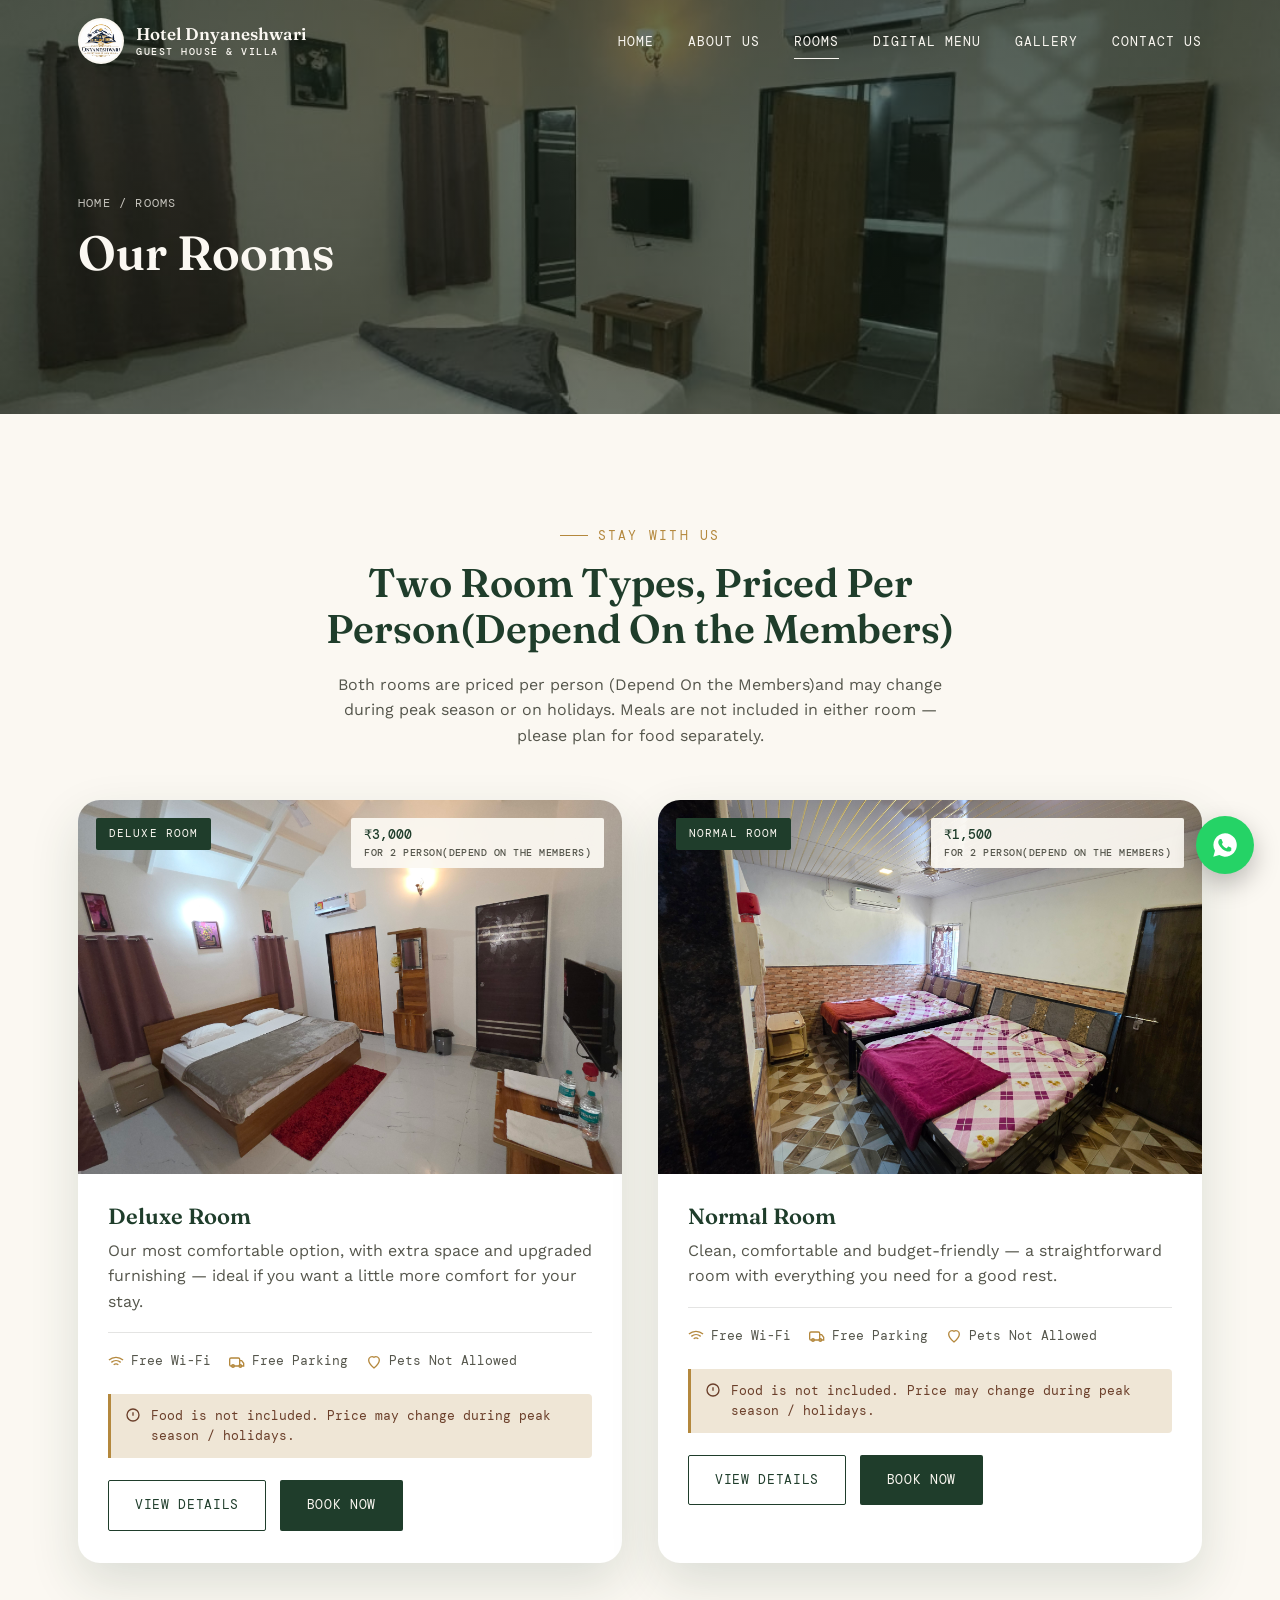
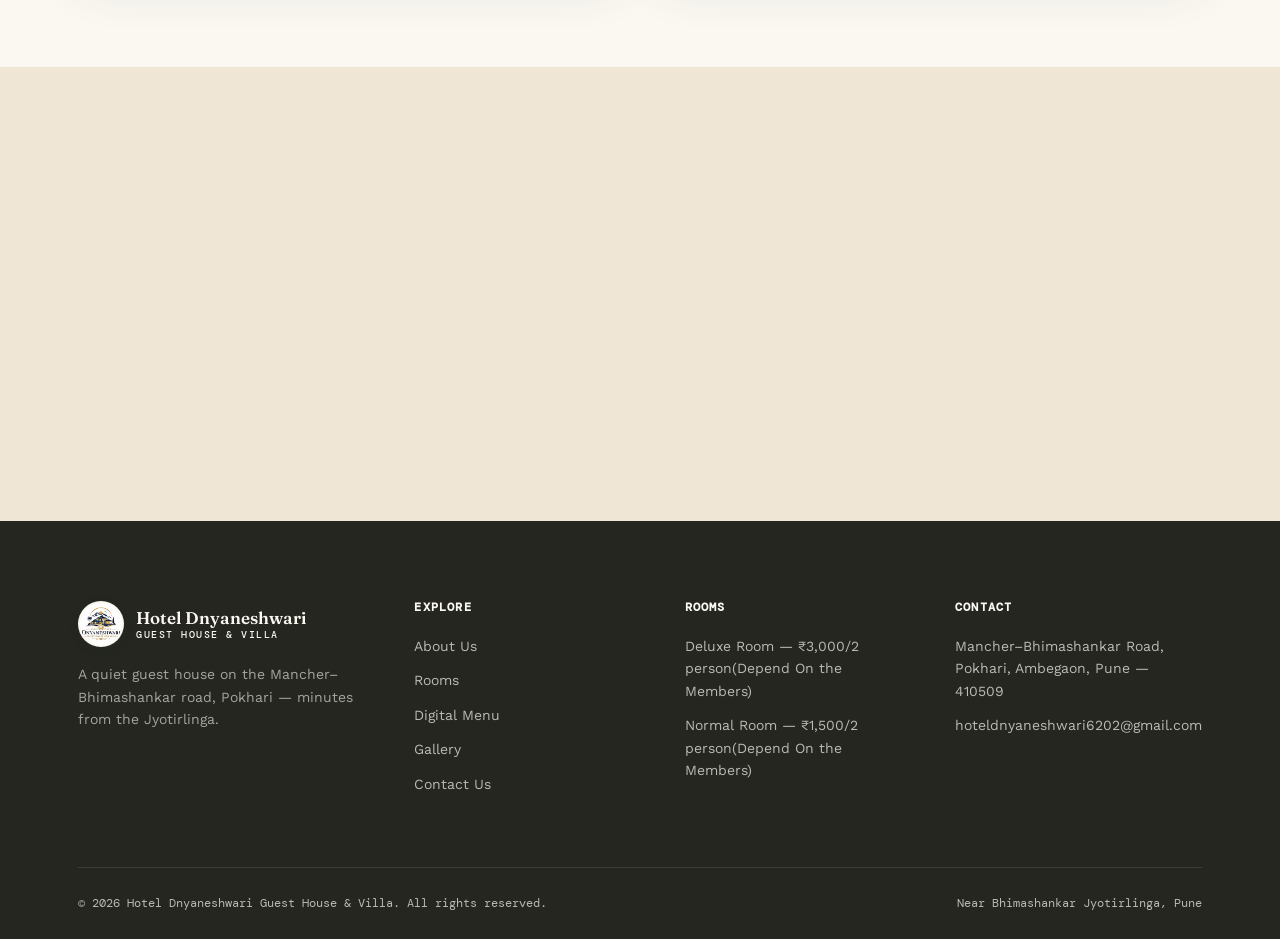
<file: rooms.html>
<!DOCTYPE html>
<html lang="en">
<head>
<meta charset="UTF-8">
<meta name="viewport" content="width=device-width, initial-scale=1.0">
<title>Rooms | Hotel Dnyaneshwari Guest House &amp; Villa</title>
<meta name="description" content="Choose between the Deluxe Room and Normal Room at Hotel Dnyaneshwari Guest House & Villa, near Bhimashankar. Food not included, priced per person(Depend On the Members).">
<link rel="stylesheet" href="css/style.css">
</head>
<body>

<header class="site-header on-dark">
  <div class="container">
    <a href="index.html" class="brand">
      <img src="images/logo.png" alt="Hotel Dnyaneshwari Guest House &amp; Villa logo" class="brand-logo">
      <span class="brand-text">Hotel Dnyaneshwari<span>Guest House &amp; Villa</span></span>
    </a>
    <nav>
      <ul class="nav-list">
        <li><a href="index.html" class="nav-link">Home</a></li>
        <li><a href="about.html" class="nav-link">About Us</a></li>
        <li class="has-dropdown">
          <a href="rooms.html" class="nav-link active">Rooms</a>
          <ul class="dropdown">
            <li><a href="deluxe-room.html">Deluxe Room</a></li>
            <li><a href="normal-room.html">Normal Room</a></li>
          </ul>
        </li>
        <li><a href="menu.html" class="nav-link">Digital Menu</a></li>
        <li><a href="gallery.html" class="nav-link">Gallery</a></li>
        <li><a href="contact.html" class="nav-link">Contact Us</a></li>
      </ul>
    </nav>
    <button class="nav-toggle" aria-label="Toggle menu"><span></span><span></span><span></span></button>
  </div>
</header>

<section class="page-hero">
  <div class="page-hero-slide is-active" style="background-image:url('images/IMG-20260714-WA0004.jpg.jpeg');"></div>
  <div class="page-hero-slide" style="background-image:url('images/IMG-20260714-WA0004.jpg.jpeg');"></div>
  <div class="page-hero-slide" style="background-image:url('images/20260712_131243.jpg (1).jpeg');"></div>
  <div class="container">
    <p class="breadcrumb"><a href="index.html">Home</a> / Rooms</p>
    <h1>Our Rooms</h1>
  </div>
</section>

<section class="section">
  <div class="container">
    <div class="section-head center reveal">
      <p class="eyebrow">Stay With Us</p>
      <h2>Two Room Types, Priced Per Person(Depend On the Members)</h2>
      <p>Both rooms are priced per person (Depend On the Members)and may change during peak season or on holidays. Meals are not included in either room — please plan for food separately.</p>
    </div>
    <div class="room-grid">
      <div class="room-card reveal">
        <div class="room-media">
          <img src="images/20260712_173512.jpg.jpeg" alt="Deluxe Room">
          <span class="room-tag">Deluxe Room</span>
          <span class="room-price-tag">&#8377;3,000<small>for 2 person(Depend On the Members)</small></span>
        </div>
        <div class="room-body">
          <h3>Deluxe Room</h3>
          <p>Our most comfortable option, with extra space and upgraded furnishing — ideal if you want a little more comfort for your stay.</p>
          <div class="amenity-row">
            <span><svg viewBox="0 0 24 24" fill="none" stroke="currentColor" stroke-width="2"><path d="M5 12.55a11 11 0 0 1 14.08 0M1.42 9a16 16 0 0 1 21.16 0M8.53 16.11a6 6 0 0 1 6.95 0M12 20h.01"/></svg> Free Wi-Fi</span>
            <span><svg viewBox="0 0 24 24" fill="none" stroke="currentColor" stroke-width="2"><rect x="1" y="6" width="15" height="12" rx="2"/><path d="M16 10h3l3 4v4h-6"/><circle cx="6" cy="18" r="2"/><circle cx="17" cy="18" r="2"/></svg> Free Parking</span>
            <span><svg viewBox="0 0 24 24" fill="none" stroke="currentColor" stroke-width="2"><path d="M12 21C12 21 4 14.5 4 9a5 5 0 0 1 8-4 5 5 0 0 1 8 4c0 5.5-8 12-8 12z"/></svg> Pets Not Allowed</span>
          </div>
          <div class="food-note">
            <svg viewBox="0 0 24 24" fill="none" stroke="currentColor" stroke-width="2"><circle cx="12" cy="12" r="9"/><path d="M12 8v5M12 16h.01"/></svg>
            Food is not included. Price may change during peak season / holidays.
          </div>
          <div class="room-actions">
            <a href="deluxe-room.html" class="btn btn-outline">View Details</a>
            <a href="contact.html" class="btn btn-primary">Book Now</a>
          </div>
        </div>
      </div>
      <div class="room-card reveal">
        <div class="room-media">
          <img src="images/20260712_131243.jpg (1).jpeg" alt="Normal Room">
          <span class="room-tag">Normal Room</span>
          <span class="room-price-tag">&#8377;1,500<small>for 2 person(Depend On the Members)</small></span>
        </div>
        <div class="room-body">
          <h3>Normal Room</h3>
          <p>Clean, comfortable and budget-friendly — a straightforward room with everything you need for a good rest.</p>
          <div class="amenity-row">
            <span><svg viewBox="0 0 24 24" fill="none" stroke="currentColor" stroke-width="2"><path d="M5 12.55a11 11 0 0 1 14.08 0M1.42 9a16 16 0 0 1 21.16 0M8.53 16.11a6 6 0 0 1 6.95 0M12 20h.01"/></svg> Free Wi-Fi</span>
            <span><svg viewBox="0 0 24 24" fill="none" stroke="currentColor" stroke-width="2"><rect x="1" y="6" width="15" height="12" rx="2"/><path d="M16 10h3l3 4v4h-6"/><circle cx="6" cy="18" r="2"/><circle cx="17" cy="18" r="2"/></svg> Free Parking</span>
            <span><svg viewBox="0 0 24 24" fill="none" stroke="currentColor" stroke-width="2"><path d="M12 21C12 21 4 14.5 4 9a5 5 0 0 1 8-4 5 5 0 0 1 8 4c0 5.5-8 12-8 12z"/></svg> Pets Not Allowed</span>
          </div>
          <div class="food-note">
            <svg viewBox="0 0 24 24" fill="none" stroke="currentColor" stroke-width="2"><circle cx="12" cy="12" r="9"/><path d="M12 8v5M12 16h.01"/></svg>
            Food is not included. Price may change during peak season / holidays.
          </div>
          <div class="room-actions">
            <a href="normal-room.html" class="btn btn-outline">View Details</a>
            <a href="contact.html" class="btn btn-primary">Book Now</a>
          </div>
        </div>
      </div>
    </div>
  </div>
</section>

<section class="section on-sand tight">
  <div class="container">
    <div class="section-head center reveal">
      <p class="eyebrow">Not Sure Which Room?</p>
      <h2>The Deluxe Room offers more comfort and space; the Normal Room is our value pick.</h2>
      <div style="margin-top:20px;">
        <a href="contact.html" class="btn btn-primary">Ask Us Directly</a>
      </div>
    </div>
  </div>
</section>

<footer class="site-footer">
  <div class="container">
    <div class="footer-grid">
      <div class="footer-brand">
        <a href="index.html" class="brand">
          <img src="images/logo.png" alt="Hotel Dnyaneshwari Guest House &amp; Villa logo" class="brand-logo brand-logo-footer">
          <span class="brand-text">Hotel Dnyaneshwari<span>Guest House &amp; Villa</span></span>
        </a>
        <p>A quiet guest house on the Mancher–Bhimashankar road, Pokhari — minutes from the Jyotirlinga.</p>
      </div>
      <div>
        <h4>Explore</h4>
        <ul>
          <li><a href="about.html">About Us</a></li>
          <li><a href="rooms.html">Rooms</a></li>
          <li><a href="menu.html">Digital Menu</a></li>
          <li><a href="gallery.html">Gallery</a></li>
          <li><a href="contact.html">Contact Us</a></li>
        </ul>
      </div>
      <div>
        <h4>Rooms</h4>
        <ul>
          <li><a href="deluxe-room.html">Deluxe Room — &#8377;3,000/2 person(Depend On the Members)</a></li>
          <li><a href="normal-room.html">Normal Room — &#8377;1,500/2 person(Depend On the Members)</a></li>
        </ul>
      </div>
      <div>
        <h4>Contact</h4>
        <ul>
          <li>Mancher–Bhimashankar Road, Pokhari, Ambegaon, Pune — 410509</li>
          <li><a href="mailto:hoteldnyaneshwari6202@gmail.com">hoteldnyaneshwari6202@gmail.com</a></li>
        </ul>
      </div>
    </div>
    <div class="footer-bottom">
      <span>&copy; <span id="year"></span> Hotel Dnyaneshwari Guest House &amp; Villa. All rights reserved.</span>
      <span>Near Bhimashankar Jyotirlinga, Pune</span>
    </div>
  </div>
</footer>

<a class="whatsapp-float" href="https://wa.me/917768856202?text=Hi%2C%20I%27d%20like%20to%20enquire%20about%20a%20room%20at%20New%20Dnyaneshwari%20Guest%20House%20%26%20Villa." aria-label="Chat on WhatsApp">
  <svg viewBox="0 0 24 24" fill="currentColor"><path d="M12 2a10 10 0 0 0-8.6 15L2 22l5.1-1.34A10 10 0 1 0 12 2zm5.62 14.24c-.24.68-1.4 1.3-1.94 1.36-.5.06-1.02.28-3.4-.72-2.9-1.2-4.76-4.14-4.9-4.34-.14-.2-1.16-1.54-1.16-2.94 0-1.4.74-2.08 1-2.36.26-.28.58-.34.78-.34h.56c.18 0 .42-.04.64.5.24.56.8 1.94.86 2.08.06.14.1.3.02.48-.08.18-.12.28-.24.44-.12.16-.26.34-.36.46-.12.14-.26.28-.1.56.16.28.7 1.16 1.5 1.88 1.04.94 1.9 1.24 2.18 1.38.28.14.44.12.6-.08.16-.2.7-.82.88-1.1.18-.28.36-.24.6-.14.24.1 1.5.72 1.76.84.26.14.44.2.5.32.06.12.06.68-.18 1.36z"/></svg>
</a>

<script src="js/script.js"></script>
<script>document.getElementById('year').textContent = new Date().getFullYear();</script>
</body>
</html>
</file>
<file: css/style.css>
/* ============================================
   NEW DNYANESHWARI GUEST HOUSE & VILLA
   Design system: Sahyagiri ridge palette
   ============================================ */

@import url('https://fonts.googleapis.com/css2?family=Fraunces:ital,opsz,wght@0,9..144,400;0,9..144,500;0,9..144,600;0,9..144,700;1,9..144,500&family=Work+Sans:wght@300;400;500;600;700&family=DM+Mono:wght@400;500&display=swap');

:root{
  /* Palette — Sahyagiri ridge: forest, sandstone, brass, rust */
  --forest-deep:   #1F3D2B;
  --forest-mid:    #2C5039;
  --sandstone:     #EFE6D6;
  --brass:         #B4883D;
  --rust:          #6B3F2A;
  --base:          #FBF8F2;
  --ink:           #24261F;
  --ink-soft:      #55564C;
  --white:         #FFFFFF;
  --line:          rgba(36,38,31,0.12);
  --shadow:        0 20px 50px rgba(31,61,43,0.14);

  --font-display: 'Fraunces', serif;
  --font-body: 'Work Sans', sans-serif;
  --font-mono: 'DM Mono', monospace;

  --radius-sm: 4px;
  --radius-md: 10px;
  --radius-lg: 22px;

  --ease: cubic-bezier(.22,.75,.28,1);
}

*,*::before,*::after{ box-sizing:border-box; }
html{ scroll-behavior:smooth; }
body{
  margin:0;
  font-family:var(--font-body);
  color:var(--ink);
  background:var(--base);
  line-height:1.6;
  -webkit-font-smoothing:antialiased;
}
img{ max-width:100%; display:block; }
a{ color:inherit; text-decoration:none; }
ul{ list-style:none; margin:0; padding:0; }
h1,h2,h3,h4{
  font-family:var(--font-display);
  color:var(--forest-deep);
  margin:0 0 .5em;
  line-height:1.15;
  font-weight:600;
}
p{ margin:0 0 1em; color:var(--ink-soft); }
.container{
  width:100%;
  max-width:1180px;
  margin:0 auto;
  padding:0 28px;
}
.eyebrow{
  font-family:var(--font-mono);
  font-size:12.5px;
  letter-spacing:.18em;
  text-transform:uppercase;
  color:var(--brass);
  display:inline-flex;
  align-items:center;
  gap:10px;
  margin-bottom:14px;
}
.eyebrow::before{
  content:'';
  width:28px;
  height:1px;
  background:var(--brass);
  display:inline-block;
}
.btn{
  display:inline-flex;
  align-items:center;
  gap:10px;
  font-family:var(--font-mono);
  font-size:13px;
  letter-spacing:.05em;
  text-transform:uppercase;
  padding:14px 26px;
  border-radius:2px;
  border:1px solid transparent;
  cursor:pointer;
  transition:transform .35s var(--ease), background .3s, color .3s, border-color .3s;
}
.btn-primary{
  background:var(--forest-deep);
  color:var(--base);
}
.btn-primary:hover{ background:var(--rust); transform:translateY(-2px); }
.btn-outline{
  border-color:var(--forest-deep);
  color:var(--forest-deep);
  background:transparent;
}
.btn-outline:hover{ background:var(--forest-deep); color:var(--base); transform:translateY(-2px); }
.btn-outline.light{ border-color:rgba(251,248,242,.6); color:var(--base); }
.btn-outline.light:hover{ background:var(--base); color:var(--forest-deep); }

/* ============ TOP ACCENT BAR (home page only — small gap at the very top) ============ */
.top-accent-bar{
  position:fixed;
  top:0; left:0; right:0;
  height:8px;
  z-index:600;
  background:linear-gradient(90deg, var(--forest-deep) 0%, var(--brass) 50%, var(--rust) 100%);
}
body.has-top-accent .site-header{ top:8px; }

/* ============ HEADER / NAV ============ */
.site-header{
  position:fixed;
  top:0; left:0; right:0;
  z-index:500;
  padding:18px 0;
  transition:background .4s var(--ease), padding .4s var(--ease), box-shadow .4s, top .4s var(--ease);
}
.site-header.is-scrolled{
  background:rgba(251,248,242,.94);
  backdrop-filter:blur(10px);
  padding:10px 0;
  box-shadow:0 8px 24px rgba(31,61,43,.08);
}
.site-header .container{
  display:flex;
  align-items:center;
  justify-content:space-between;
}
.brand{
  display:flex;
  align-items:center;
  gap:12px;
}
.brand svg{ width:42px; height:42px; }
.brand-logo{
  width:46px; height:46px; border-radius:50%; object-fit:cover;
  background:#FBF8F2; padding:2px; box-shadow:0 2px 8px rgba(31,61,43,.18);
  flex-shrink:0;
}
.brand-text{
  font-family:var(--font-display);
  font-weight:600;
  font-size:17px;
  line-height:1.15;
  color:var(--forest-deep);
}
.brand-text span{
  display:block;
  font-family:var(--font-mono);
  font-size:10px;
  letter-spacing:.15em;
  text-transform:uppercase;
  color:var(--brass);
  font-weight:500;
  margin-top:2px;
}
.site-header.on-dark:not(.is-scrolled) .brand-text,
.site-header.on-dark:not(.is-scrolled) .brand-text span{ color:var(--base); }
.site-header.on-dark:not(.is-scrolled) .brand svg .ring{ stroke:var(--base); }
.site-header.on-dark:not(.is-scrolled) .brand svg .hill{ fill:var(--base); }

.nav-list{
  display:flex;
  align-items:center;
  gap:34px;
}
.nav-list > li{ position:relative; }
.nav-list a.nav-link{
  font-family:var(--font-mono);
  font-size:12.5px;
  letter-spacing:.08em;
  text-transform:uppercase;
  color:var(--forest-deep);
  padding:6px 0;
  position:relative;
}
.site-header.on-dark:not(.is-scrolled) .nav-list a.nav-link{ color:var(--base); }
.nav-list a.nav-link::after{
  content:'';
  position:absolute; left:0; right:0; bottom:-3px;
  height:1px; background:currentColor;
  transform:scaleX(0); transform-origin:right;
  transition:transform .35s var(--ease);
}
.nav-list a.nav-link:hover::after,
.nav-list a.nav-link.active::after{ transform:scaleX(1); transform-origin:left; }

.has-dropdown .dropdown{
  position:absolute;
  top:130%; left:50%;
  transform:translateX(-50%) translateY(6px);
  background:var(--white);
  border-radius:var(--radius-sm);
  box-shadow:var(--shadow);
  min-width:190px;
  padding:8px;
  opacity:0; visibility:hidden;
  transition:opacity .3s var(--ease), transform .3s var(--ease);
}
.has-dropdown:hover .dropdown{
  opacity:1; visibility:visible; transform:translateX(-50%) translateY(0);
}
.dropdown li a{
  display:block;
  padding:10px 14px;
  font-family:var(--font-body);
  font-size:14px;
  color:var(--ink);
  border-radius:var(--radius-sm);
}
.dropdown li a:hover{ background:var(--sandstone); color:var(--forest-deep); }

.nav-toggle{
  display:none;
  flex-direction:column;
  gap:5px;
  background:none; border:none; cursor:pointer;
  padding:6px;
}
.nav-toggle span{
  width:24px; height:2px; background:var(--forest-deep);
  transition:transform .3s, opacity .3s;
}
.site-header.on-dark:not(.is-scrolled) .nav-toggle span{ background:var(--base); }

/* ============ HERO SLIDER ============ */
.hero{
  position:relative;
  height:88vh;
  min-height:480px;
  overflow:hidden;
  color:var(--base);
}
.hero-slide{
  position:absolute; inset:0;
  background-size:cover;
  background-position:center;
  opacity:0;
  transform:scale(1.08);
  transition:opacity 1.6s var(--ease), transform 7s linear;
  z-index:1;
}
.hero-slide.is-active{ opacity:1; transform:scale(1); z-index:2; }
.hero::before{
  content:'';
  position:absolute; inset:0;
  background:linear-gradient(180deg, rgba(20,32,22,.55) 0%, rgba(20,32,22,.35) 40%, rgba(20,32,22,.75) 100%);
  z-index:3;
}
.hero-content{
  position:relative; z-index:4;
  height:100%;
  display:flex;
  flex-direction:column;
  align-items:flex-start;
  justify-content:center;
  max-width:760px;
  padding:0 28px;
  margin:0 auto;
}
.hero-content .eyebrow{ color:var(--sandstone); }
.hero-content .eyebrow::before{ background:var(--sandstone); }
.hero-content h1{
  color:var(--base);
  font-size:clamp(34px,6vw,64px);
  font-weight:600;
  margin-bottom:18px;
}
.hero-content h1 em{ font-style:italic; color:var(--brass); }
.hero-content p{
  color:rgba(251,248,242,.86);
  font-size:17px;
  max-width:520px;
  margin-bottom:30px;
}
.hero-actions{ display:flex; gap:16px; flex-wrap:wrap; }
.hero-dots{
  position:absolute; bottom:34px; right:0; left:0;
  z-index:5;
  display:flex; justify-content:center; gap:10px;
}
.hero-dots button{
  width:9px; height:9px; border-radius:50%;
  border:1px solid rgba(251,248,242,.7);
  background:transparent;
  cursor:pointer;
  padding:0;
  transition:background .3s, width .3s;
}
.hero-dots button.is-active{ background:var(--brass); border-color:var(--brass); width:22px; border-radius:5px; }
.scroll-cue{
  position:absolute; bottom:36px; left:50%; transform:translateX(-50%);
  z-index:5; display:none;
}
.scroll-cue svg{ animation:cueBounce 2s ease-in-out infinite; }
@keyframes cueBounce{ 0%,100%{ transform:translateY(0); opacity:.5;} 50%{ transform:translateY(8px); opacity:1;} }

/* page hero (inner pages) — auto-sliding, same behaviour as the home hero */
.page-hero{
  position:relative;
  min-height:46vh;
  display:flex; align-items:center;
  color:var(--base);
  overflow:hidden;
}
.page-hero-slide{
  position:absolute; inset:0;
  background-size:cover;
  background-position:center;
  opacity:0;
  transform:scale(1.08);
  transition:opacity 1.6s var(--ease), transform 7s linear;
  z-index:1;
}
.page-hero-slide.is-active{ opacity:1; transform:scale(1); z-index:2; }
.page-hero::before{
  content:''; position:absolute; inset:0;
  background:linear-gradient(180deg, rgba(20,32,22,.65), rgba(20,32,22,.55));
  z-index:3;
}
.page-hero .container{ position:relative; z-index:4; padding-top:70px; }
.page-hero h1{ color:var(--base); font-size:clamp(30px,5vw,48px); margin-bottom:10px; }
.breadcrumb{
  font-family:var(--font-mono); font-size:12px; letter-spacing:.1em; text-transform:uppercase;
  color:rgba(251,248,242,.75);
}
.breadcrumb a:hover{ color:var(--brass); }

/* ============ RIDGE DIVIDER (signature element) ============ */
.ridge{
  position:relative;
  width:100%;
  height:80px;
  overflow:hidden;
  line-height:0;
}
.ridge svg{ width:100%; height:100%; display:block; }
.ridge.flip{ transform:scaleY(-1); }
.ridge-path{
  animation:ridgeDrift 22s ease-in-out infinite alternate;
  transform-origin:center;
}
@keyframes ridgeDrift{
  0%{ transform:translateX(0); }
  100%{ transform:translateX(-2.5%); }
}

/* ============ SECTION HELPERS ============ */
.section{ padding:104px 0; }
.section.tight{ padding:76px 0; }
.section.on-forest{ background:var(--forest-deep); color:var(--base); }
.section.on-forest h2, .section.on-forest h3{ color:var(--base); }
.section.on-forest p{ color:rgba(251,248,242,.78); }
.section.on-sand{ background:var(--sandstone); }
.section-head{ max-width:640px; margin-bottom:52px; }
.section-head.center{ margin-left:auto; margin-right:auto; text-align:center; }
.section-head h2{ font-size:clamp(26px,4vw,40px); }

/* reveal on scroll */
.reveal{ opacity:0; transform:translateY(28px); transition:opacity .9s var(--ease), transform .9s var(--ease); }
.reveal.is-visible{ opacity:1; transform:translateY(0); }
.reveal-stagger.is-visible > *{ transition-delay:calc(var(--i,0) * 90ms); }

/* ============ THREE-BLOCK FEATURE STRIP ============ */
.triptych{
  display:grid;
  grid-template-columns:repeat(3,1fr);
  gap:0;
  border-top:1px solid var(--line);
  border-bottom:1px solid var(--line);
}
.triptych-block{
  position:relative;
  min-height:420px;
  padding:44px 36px;
  display:flex; flex-direction:column; justify-content:flex-end;
  background-size:cover; background-position:center;
  color:var(--base);
  overflow:hidden;
  border-right:1px solid var(--line);
}
.triptych-block:last-child{ border-right:none; }
.triptych-block::before{
  content:'';
  position:absolute; inset:0;
  background:linear-gradient(180deg, rgba(20,32,22,.15) 0%, rgba(20,32,22,.82) 100%);
  transition:background .5s;
}
.triptych-block .num{
  position:relative; z-index:2;
  font-family:var(--font-mono); font-size:12px; letter-spacing:.15em;
  color:var(--brass); margin-bottom:14px;
}
.triptych-block h3{ position:relative; z-index:2; color:var(--base); font-size:23px; margin-bottom:10px; }
.triptych-block p{ position:relative; z-index:2; color:rgba(251,248,242,.82); font-size:14.5px; margin-bottom:16px; }
.triptych-block .tri-link{
  position:relative; z-index:2;
  font-family:var(--font-mono); font-size:12px; letter-spacing:.08em; text-transform:uppercase;
  color:var(--base); display:inline-flex; align-items:center; gap:8px;
}
.triptych-block .tri-link svg{ width:14px; height:14px; transition:transform .35s var(--ease); }
.triptych-block:hover .tri-link svg{ transform:translateX(5px); }
.triptych-block:hover::before{ background:linear-gradient(180deg, rgba(20,32,22,.05) 0%, rgba(31,61,43,.9) 100%); }
.triptych-block:hover img.bg{ transform:scale(1.06); }
img.bg{
  position:absolute; inset:0; width:100%; height:100%; object-fit:cover;
  transition:transform 1.2s var(--ease); z-index:0;
}

/* ============ ABOUT TEASER / SPLIT ============ */
.split{
  display:grid;
  grid-template-columns:1fr 1fr;
  gap:64px;
  align-items:center;
}
.split.reverse{ direction:rtl; }
.split.reverse > *{ direction:ltr; }
.about-slider{
  position:relative;
  border-radius:var(--radius-lg);
  overflow:hidden;
  aspect-ratio:4/5;
  box-shadow:var(--shadow);
}
.about-slider .slide{
  position:absolute; inset:0;
  background-size:cover; background-position:center;
  opacity:0; transform:scale(1.05);
  transition:opacity 1.4s var(--ease), transform 6s linear;
}
.about-slider .slide.is-active{ opacity:1; transform:scale(1); z-index:2; }
.about-slider-badge{
  position:absolute; bottom:20px; left:20px; z-index:5;
  background:rgba(251,248,242,.92);
  color:var(--forest-deep);
  font-family:var(--font-mono); font-size:12px; letter-spacing:.06em;
  padding:9px 16px; border-radius:2px;
}
.about-slider-progress{
  position:absolute; bottom:0; left:0; right:0; height:3px; z-index:5;
  background:rgba(251,248,242,.25);
}
.about-slider-progress i{
  display:block; height:100%; width:0%; background:var(--brass);
  transition:width .1s linear;
}
.stat-row{ display:flex; gap:40px; margin-top:30px; flex-wrap:wrap; }
.stat-row .stat b{
  display:block; font-family:var(--font-display); font-size:32px; color:var(--forest-deep);
}
.stat-row .stat span{
  font-family:var(--font-mono); font-size:11.5px; letter-spacing:.08em; text-transform:uppercase; color:var(--ink-soft);
}
.tick-list{ margin:22px 0; }
.tick-list li{
  display:flex; align-items:flex-start; gap:12px;
  margin-bottom:12px; font-size:15px; color:var(--ink-soft);
}
.tick-list svg{ flex-shrink:0; width:18px; height:18px; margin-top:2px; color:var(--brass); }

/* ============ STAIRCASE 3D PHOTO SHOWCASE (home page) ============ */
.stairs-gallery{
  display:flex;
  align-items:flex-start;
  gap:26px;
  padding:10px 4px 30px;
  overflow-x:auto;
}
.stair-step{
  flex-shrink:0;
  margin-top:calc(var(--i, 0) * 48px);
  transition:margin-top .8s var(--ease);
}
.stair-pair{
  display:flex;
  flex-direction:column;
  gap:16px;
  perspective:1200px;
}
.stair-sq{
  width:150px; height:150px;
  border-radius:var(--radius-md);
  overflow:hidden;
  box-shadow:0 18px 34px rgba(31,61,43,.22);
  transform:rotateY(-14deg) rotateX(6deg);
  transition:transform .6s var(--ease), box-shadow .6s;
  cursor:pointer;
}
.stair-pair .stair-sq:nth-child(2){ align-self:flex-end; }
.stair-sq img{ width:100%; height:100%; object-fit:cover; }
.stair-sq:hover{
  transform:rotateY(0) rotateX(0) scale(1.06);
  box-shadow:0 28px 54px rgba(31,61,43,.3);
  z-index:3;
}
@media (max-width:760px){
  .stair-step{ margin-top:0; }
  .stair-sq{ width:120px; height:120px; }
}

/* ============ ROOM CARDS ============ */
.room-grid{
  display:grid;
  grid-template-columns:1fr 1fr;
  gap:36px;
}
.room-card{
  background:var(--white);
  border-radius:var(--radius-lg);
  overflow:hidden;
  box-shadow:var(--shadow);
  transition:transform .5s var(--ease);
}
.room-card:hover{ transform:translateY(-8px); }
.room-media{ position:relative; aspect-ratio:16/11; overflow:hidden; }
.room-media img{ width:100%; height:100%; object-fit:cover; transition:transform 1s var(--ease); }
.room-card:hover .room-media img{ transform:scale(1.08); }
.room-tag{
  position:absolute; top:18px; left:18px;
  background:var(--forest-deep); color:var(--base);
  font-family:var(--font-mono); font-size:11px; letter-spacing:.1em; text-transform:uppercase;
  padding:7px 13px; border-radius:2px;
}
.room-price-tag{
  position:absolute; top:18px; right:18px;
  background:rgba(251,248,242,.94); color:var(--forest-deep);
  font-family:var(--font-mono); font-size:13px; font-weight:500;
  padding:7px 13px; border-radius:2px;
}
.room-price-tag small{ display:block; font-size:9.5px; color:var(--ink-soft); letter-spacing:.05em; text-transform:uppercase; }
.room-body{ padding:30px 30px 32px; }
.room-body h3{ font-size:22px; margin-bottom:8px; }
.amenity-row{
  display:flex; flex-wrap:wrap; gap:10px 18px; margin:18px 0 22px;
  padding-top:18px; border-top:1px solid var(--line);
}
.amenity-row span{
  display:flex; align-items:center; gap:7px;
  font-size:13px; color:var(--ink-soft);
  font-family:var(--font-mono);
}
.amenity-row svg{ width:16px; height:16px; color:var(--brass); }
.food-note{
  display:flex; align-items:flex-start; gap:10px;
  background:var(--sandstone);
  border-left:3px solid var(--brass);
  padding:12px 14px;
  font-family:var(--font-mono);
  font-size:12.5px;
  color:var(--rust);
  border-radius:0 var(--radius-sm) var(--radius-sm) 0;
  margin-bottom:22px;
}
.food-note svg{ width:16px; height:16px; flex-shrink:0; margin-top:1px; }
.room-actions{ display:flex; gap:14px; }

/* Room detail page */
.room-detail-grid{
  display:grid;
  grid-template-columns:1.15fr .85fr;
  gap:60px;
  align-items:start;
}
.room-gallery-main{
  aspect-ratio:16/10; border-radius:var(--radius-lg); overflow:hidden; box-shadow:var(--shadow); margin-bottom:16px;
}
.room-gallery-main img{ width:100%; height:100%; object-fit:cover; }
.room-thumbs{ display:grid; grid-template-columns:repeat(4,1fr); gap:12px; }
.room-thumbs button{
  border:2px solid transparent; padding:0; border-radius:var(--radius-sm); overflow:hidden;
  aspect-ratio:1/1; cursor:pointer; background:none;
}
.room-thumbs button.is-active{ border-color:var(--brass); }
.room-thumbs img{ width:100%; height:100%; object-fit:cover; }
.price-box{
  background:var(--forest-deep); color:var(--base);
  border-radius:var(--radius-lg); padding:34px;
  position:sticky; top:110px;
}
.price-box .price{ font-family:var(--font-display); font-size:40px; margin-bottom:2px; }
.price-box .price small{ font-family:var(--font-mono); font-size:13px; color:rgba(251,248,242,.7); font-weight:400; }
.price-box .peak-note{
  font-family:var(--font-mono); font-size:11.5px; color:var(--brass); letter-spacing:.02em;
  margin-bottom:22px;
}
.price-box .food-note{ background:rgba(251,248,242,.1); color:var(--sandstone); border-left-color:var(--brass); }
.spec-list{ margin:20px 0; }
.spec-list li{
  display:flex; align-items:center; justify-content:space-between;
  padding:12px 0; border-bottom:1px solid rgba(251,248,242,.14);
  font-size:14px;
}
.spec-list li span:first-child{ color:rgba(251,248,242,.65); font-family:var(--font-mono); font-size:12px; text-transform:uppercase; letter-spacing:.06em; }
/* light-background variant, used on the Digital Menu page */
.spec-list.on-light li{ border-bottom-color:var(--line); }
.spec-list.on-light li span:first-child{ color:var(--ink-soft); text-transform:none; letter-spacing:0; font-family:var(--font-body); font-size:14.5px; }
.spec-list.on-light li span:last-child{ color:var(--forest-deep); font-family:var(--font-mono); font-weight:500; }

/* ============ AMENITIES GRID ============ */
.amenity-grid{
  display:grid;
  grid-template-columns:repeat(3,1fr);
  gap:2px;
  background:var(--line);
}
.amenity-item{
  background:var(--base);
  padding:40px 32px;
  transition:background .4s;
}
.amenity-item:hover{ background:var(--sandstone); }
.amenity-item{ display:flex; flex-direction:column; align-items:center; text-align:center; }
.amenity-item .icon-wrap{
  width:52px; height:52px; border-radius:50%;
  background:var(--forest-deep); color:var(--base);
  display:flex; align-items:center; justify-content:center;
  margin:-46px 0 20px;
  border:4px solid var(--base);
  position:relative; z-index:2;
  transition:background .4s, transform .4s var(--ease);
}
.amenity-item:hover .icon-wrap{ background:var(--brass); transform:rotate(-8deg) scale(1.05); }
.amenity-item .icon-wrap svg{ width:24px; height:24px; }
.amenity-item h4{ font-size:17px; margin-bottom:8px; }
.amenity-item p{ font-size:13.5px; margin:0; }

/* Arch-shaped facility photo — rectangle with a semicircle top, like a doorway */
.amenity-photo{
  width:130px;
  aspect-ratio:3/4;
  border-radius:200px 200px 10px 10px;
  overflow:hidden;
  margin-bottom:0;
  box-shadow:var(--shadow);
}
.amenity-photo img{
  width:100%; height:100%; object-fit:cover;
  transition:transform 1s var(--ease);
}
.amenity-item:hover .amenity-photo img{ transform:scale(1.1); }

/* ============ GALLERY ============ */
.gallery-filters{
  display:flex; gap:10px; flex-wrap:wrap; margin-bottom:40px;
}
.gallery-filters button{
  font-family:var(--font-mono); font-size:12px; letter-spacing:.06em; text-transform:uppercase;
  padding:9px 18px; border-radius:999px; border:1px solid var(--line);
  background:transparent; cursor:pointer; transition:.3s;
}
.gallery-filters button.is-active, .gallery-filters button:hover{
  background:var(--forest-deep); color:var(--base); border-color:var(--forest-deep);
}
.gallery-grid{
  display:grid;
  grid-template-columns:repeat(4, 1fr);
  grid-auto-rows:180px;
  gap:14px;
}
.gallery-item{
  position:relative; overflow:hidden; border-radius:var(--radius-md);
  cursor:pointer;
}
.gallery-item.tall{ grid-row:span 2; }
.gallery-item.wide{ grid-column:span 2; }
.gallery-item img{ width:100%; height:100%; object-fit:cover; transition:transform 1s var(--ease); }
.gallery-item:hover img{ transform:scale(1.1); }
.gallery-cap{
  position:absolute; left:0; right:0; bottom:0; z-index:2;
  padding:16px;
  background:linear-gradient(0deg, rgba(20,32,22,.85), rgba(20,32,22,0));
  color:var(--base);
  transform:translateY(8px); opacity:0;
  transition:transform .35s var(--ease), opacity .35s;
}
.gallery-item:hover .gallery-cap{ transform:translateY(0); opacity:1; }
.gallery-cap b{ font-family:var(--font-display); font-size:15px; display:block; }
.gallery-cap span{ font-family:var(--font-mono); font-size:10.5px; letter-spacing:.06em; text-transform:uppercase; color:var(--sandstone); }

.lightbox{
  position:fixed; inset:0; z-index:1000;
  background:rgba(20,26,20,.94);
  display:flex; align-items:center; justify-content:center;
  opacity:0; visibility:hidden;
  transition:opacity .4s var(--ease);
  padding:40px;
}
.lightbox.is-open{ opacity:1; visibility:visible; }
.lightbox figure{ max-width:920px; width:100%; margin:0; text-align:center; }
.lightbox img{ max-height:74vh; width:auto; margin:0 auto; border-radius:var(--radius-md); }
.lightbox figcaption{ color:var(--sandstone); font-family:var(--font-mono); font-size:13px; margin-top:16px; }
.lightbox-close, .lightbox-nav{
  position:absolute; background:rgba(251,248,242,.1); border:1px solid rgba(251,248,242,.3);
  color:var(--base); width:44px; height:44px; border-radius:50%; cursor:pointer;
  display:flex; align-items:center; justify-content:center; transition:background .3s;
}
.lightbox-close:hover, .lightbox-nav:hover{ background:rgba(251,248,242,.25); }
.lightbox-close{ top:30px; right:30px; }
.lightbox-nav.prev{ left:30px; top:50%; transform:translateY(-50%); }
.lightbox-nav.next{ right:30px; top:50%; transform:translateY(-50%); }

/* ============ TESTIMONIALS ============ */
.testimonial-viewport{ overflow:hidden; }
.testimonial-track{ display:flex; align-items:stretch; }
.testimonial-slide{
  flex:0 0 100%;
  max-width:100%;
  box-sizing:border-box;
  padding:0 12px;
}
@media(min-width:700px){
  .testimonial-slide{ flex:0 0 50%; max-width:50%; }
}
@media(min-width:1000px){
  .testimonial-slide{ flex:0 0 33.3333%; max-width:33.3333%; }
}
.testimonial-card{
  height:100%;
  text-align:center;
  background:var(--base);
  border:1px solid rgba(31,61,43,.1);
  border-radius:var(--radius-lg);
  box-shadow:var(--shadow);
  padding:32px 26px;
  display:flex;
  flex-direction:column;
  justify-content:center;
}
.testimonial-slide .stars{ color:var(--brass); letter-spacing:4px; margin-bottom:18px; font-size:16px; }
.testimonial-slide p{ font-family:var(--font-display); font-style:italic; font-size:19px; color:var(--forest-deep); line-height:1.5; }
.testimonial-slide .who{ margin-top:18px; font-family:var(--font-mono); font-size:12px; letter-spacing:.06em; text-transform:uppercase; color:var(--ink-soft); }

/* Review screenshot slide */
.testimonial-card.review-shot{
  padding:16px;
  align-items:center;
  justify-content:center;
}
.testimonial-card.review-shot img{
  width:100%;
  height:auto;
  border-radius:8px;
  display:block;
}

/* ============ LOCATION / MAP ============ */
.map-wrap{
  border-radius:var(--radius-lg); overflow:hidden; box-shadow:var(--shadow);
  aspect-ratio:16/9;
}
.map-wrap iframe{ width:100%; height:100%; border:0; filter:saturate(.85) contrast(1.02); }
.location-points{ margin-top:26px; }
.location-points li{
  display:flex; justify-content:space-between; padding:12px 0; border-bottom:1px dashed var(--line);
  font-size:14px;
}
.location-points li b{ color:var(--forest-deep); font-weight:500; }

/* ============ CONTACT ============ */
.contact-grid{ display:grid; grid-template-columns:.85fr 1.15fr; gap:60px; }
.contact-card{
  background:var(--forest-deep); color:var(--base); border-radius:var(--radius-lg); padding:38px;
}
.contact-card h3{ color:var(--base); }
.contact-item{ display:flex; gap:16px; padding:18px 0; border-bottom:1px solid rgba(251,248,242,.14); }
.contact-item:last-child{ border-bottom:none; }
.contact-item .icon-wrap{
  width:42px; height:42px; border-radius:50%; background:rgba(251,248,242,.1);
  display:flex; align-items:center; justify-content:center; flex-shrink:0;
}
.contact-item .icon-wrap svg{ width:19px; height:19px; color:var(--brass); }
.contact-item h4{ font-family:var(--font-mono); font-size:11.5px; letter-spacing:.08em; text-transform:uppercase; color:rgba(251,248,242,.6); margin-bottom:4px; }
.contact-item p, .contact-item a{ color:var(--base); margin:0; font-size:14.5px; }
.contact-item a:hover{ color:var(--brass); }

.form-grid{ display:grid; grid-template-columns:1fr 1fr; gap:20px; }
.form-grid .full{ grid-column:1/-1; }
.field label{
  display:block; font-family:var(--font-mono); font-size:11.5px; letter-spacing:.06em; text-transform:uppercase;
  margin-bottom:8px; color:var(--ink-soft);
}
.field input, .field select, .field textarea{
  width:100%; padding:13px 15px; border:1px solid var(--line); border-radius:var(--radius-sm);
  font-family:var(--font-body); font-size:14.5px; background:var(--white); color:var(--ink);
  transition:border-color .3s, box-shadow .3s;
}
.field input:focus, .field select:focus, .field textarea:focus{
  outline:none; border-color:var(--brass); box-shadow:0 0 0 3px rgba(180,136,61,.15);
}
.field textarea{ resize:vertical; min-height:120px; }
.form-note{
  font-family:var(--font-mono); font-size:12px; color:var(--ink-soft); margin-top:14px;
}
.form-success{
  display:none; align-items:center; gap:12px; background:var(--sandstone); border-left:3px solid var(--forest-deep);
  padding:16px 18px; border-radius:0 var(--radius-sm) var(--radius-sm) 0; margin-top:18px; font-size:14px;
}
.form-success.is-visible{ display:flex; }

/* ============ FOOTER ============ */
.site-footer{ background:var(--ink); color:rgba(251,248,242,.7); padding-top:80px; }
.footer-grid{
  display:grid; grid-template-columns:1.3fr 1fr 1fr 1.1fr; gap:50px;
  padding-bottom:60px; border-bottom:1px solid rgba(251,248,242,.1);
}
.footer-grid h4{ color:var(--base); font-family:var(--font-mono); font-size:12px; letter-spacing:.1em; text-transform:uppercase; margin-bottom:20px; }
.footer-brand .brand-text, .footer-brand .brand-text span{ color:var(--base); }
.footer-brand p{ color:rgba(251,248,242,.6); font-size:14px; margin-top:16px; max-width:280px; }
.footer-grid ul li{ margin-bottom:12px; font-size:14px; }
.footer-grid ul li a:hover{ color:var(--brass); }
.footer-social{ display:flex; gap:12px; margin-top:20px; }
.footer-social a{
  width:38px; height:38px; border-radius:50%; border:1px solid rgba(251,248,242,.2);
  display:flex; align-items:center; justify-content:center; transition:.3s;
}
.footer-social a:hover{ background:var(--brass); border-color:var(--brass); }
.footer-social svg{ width:16px; height:16px; }
.footer-bottom{
  display:flex; justify-content:space-between; align-items:center; padding:26px 0; flex-wrap:wrap; gap:10px;
  font-family:var(--font-mono); font-size:12px;
}
.whatsapp-float{
  position:fixed; bottom:26px; right:26px; z-index:400;
  width:58px; height:58px; border-radius:50%; background:#25D366; color:#fff;
  display:flex; align-items:center; justify-content:center; box-shadow:0 10px 26px rgba(0,0,0,.25);
  animation:floatPulse 2.6s ease-in-out infinite;
}
.whatsapp-float svg{ width:28px; height:28px; }
@keyframes floatPulse{ 0%,100%{ transform:scale(1);} 50%{ transform:scale(1.07);} }

/* ============ RESPONSIVE ============ */
@media (max-width:980px){
  .hero{ height:70vh; min-height:420px; }
  .page-hero{ min-height:34vh; }
  .triptych{ grid-template-columns:1fr; }
  .triptych-block{ border-right:none; border-bottom:1px solid var(--line); min-height:240px; padding:32px 26px; }
  .split{ grid-template-columns:1fr; }
  .split.reverse{ direction:ltr; }
  .room-grid{ grid-template-columns:1fr; }
  .room-detail-grid{ grid-template-columns:1fr; }
  .price-box{ position:static; }
  .amenity-grid{ grid-template-columns:repeat(2,1fr); }
  .contact-grid{ grid-template-columns:1fr; }
  .footer-grid{ grid-template-columns:1fr 1fr; }
}
@media (max-width:760px){
  .nav-list{
    position:fixed; inset:0 0 0 30%; top:0;
    background:var(--forest-deep);
    flex-direction:column; align-items:flex-start; justify-content:center;
    padding:40px 32px; gap:26px;
    transform:translateX(100%); transition:transform .45s var(--ease);
    z-index:20;
  }
  .nav-list.is-open{ transform:translateX(0); }
  .nav-list a.nav-link{ color:var(--base) !important; font-size:15px; }
  .has-dropdown .dropdown{ position:static; opacity:1; visibility:visible; transform:none; box-shadow:none; background:none; padding:6px 0 0 0; display:none; }
  .has-dropdown.is-open .dropdown{ display:block; }
  .dropdown li a{ color:rgba(251,248,242,.75); }
  .nav-toggle{ display:flex; z-index:30; }
  .amenity-grid{ grid-template-columns:1fr; }
  .gallery-grid{ grid-template-columns:repeat(2,1fr); grid-auto-rows:140px; }
  .gallery-item.wide{ grid-column:span 2; }
  .footer-grid{ grid-template-columns:1fr; }
  .form-grid{ grid-template-columns:1fr; }
  .section{ padding:70px 0; }
  .hero{ height:82vh; min-height:520px; }
  .hero-content{ padding:0 22px; }
  .hero-content p{ font-size:16px; margin-bottom:26px; }
  .page-hero{ min-height:28vh; }
  .page-hero .container{ padding-top:60px; }
  .triptych-block{ min-height:190px; padding:26px 20px; }
  .triptych-block h3{ font-size:19px; margin-bottom:6px; }
  .triptych-block p{ font-size:13.5px; margin-bottom:10px; }
}
</file>
